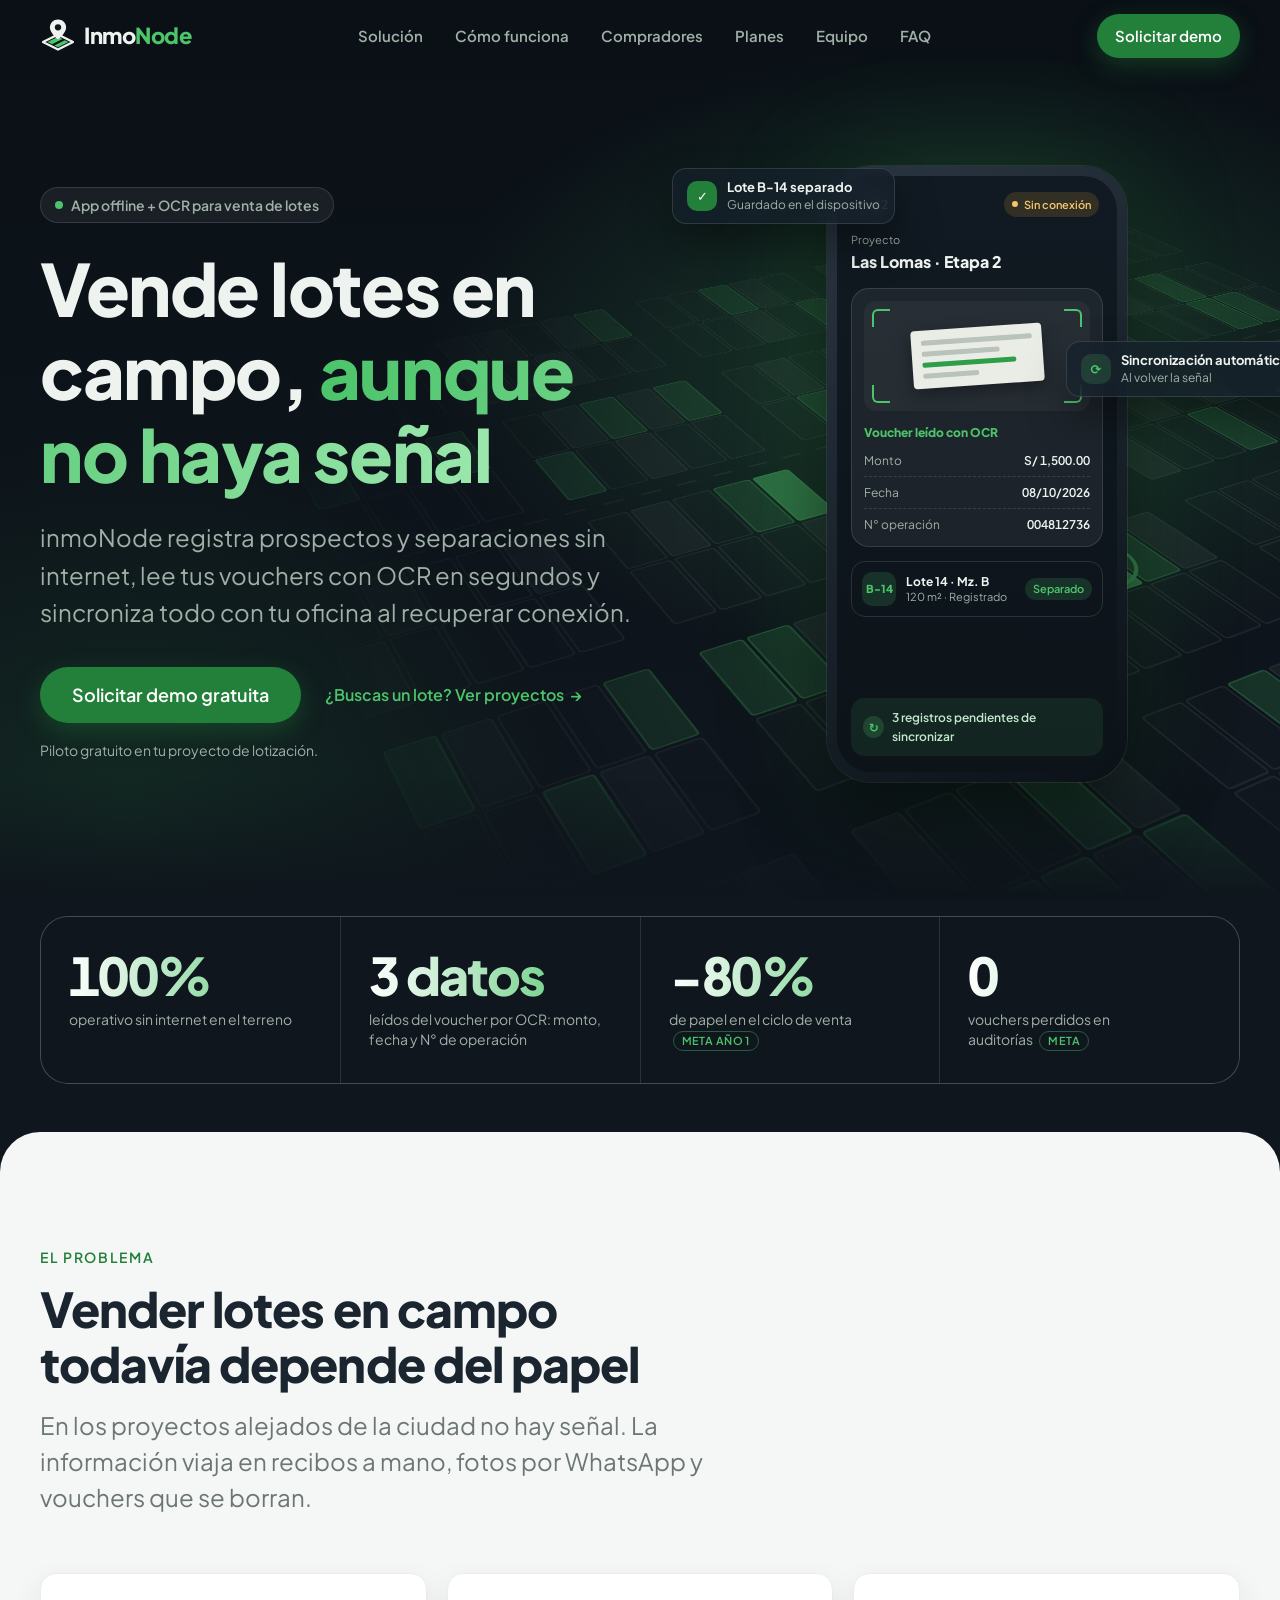
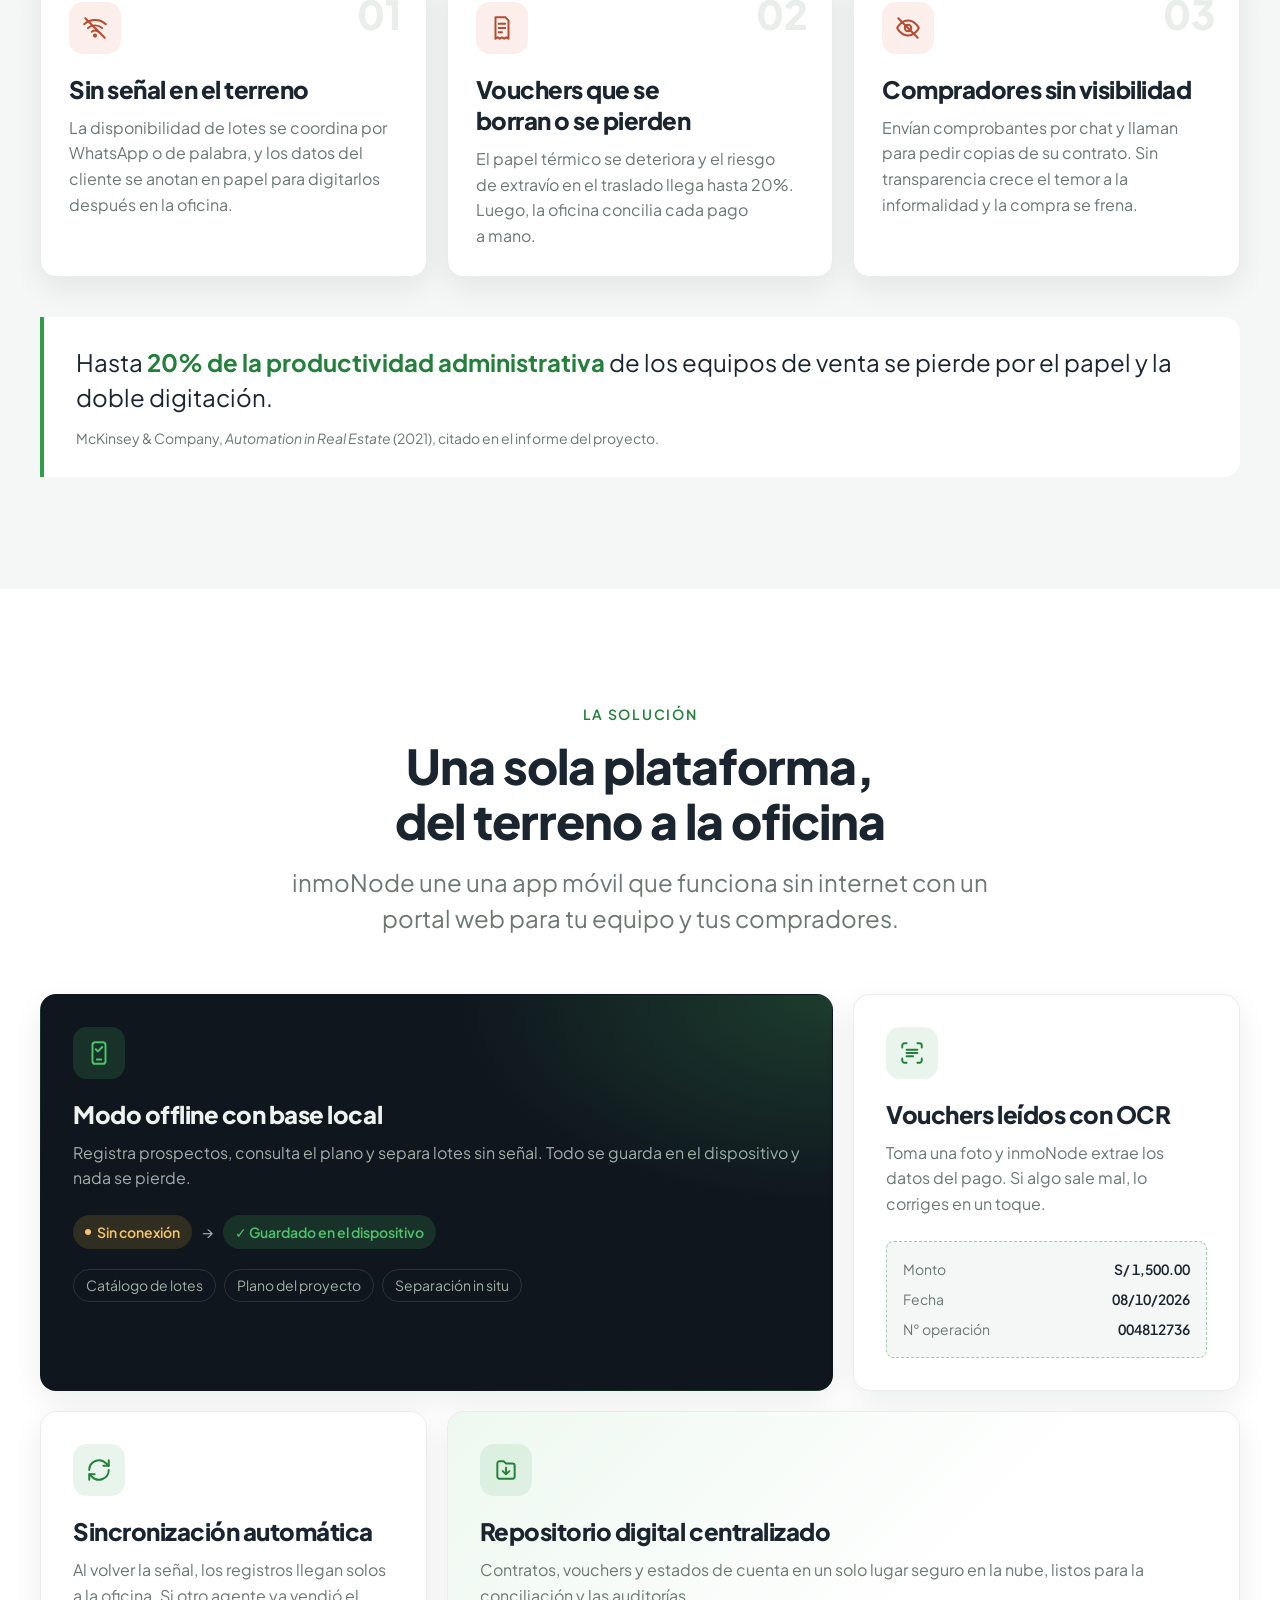
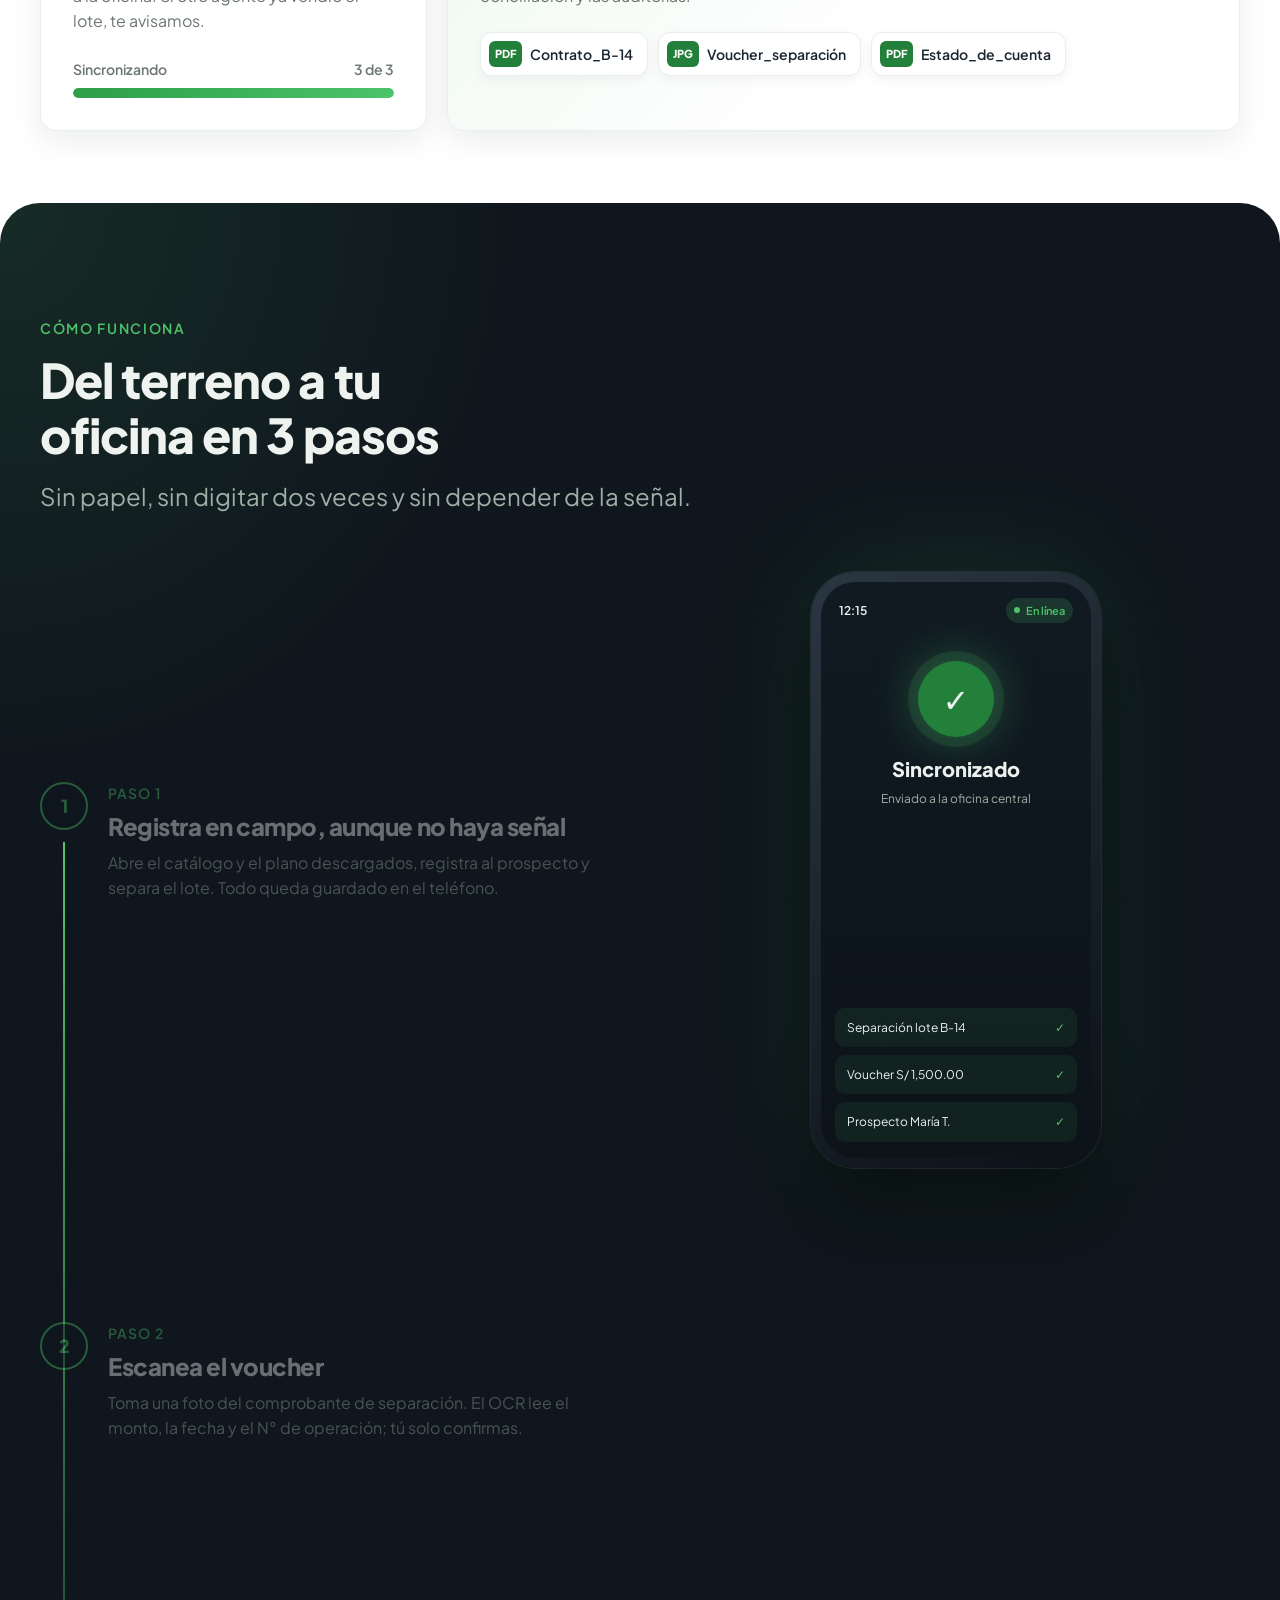
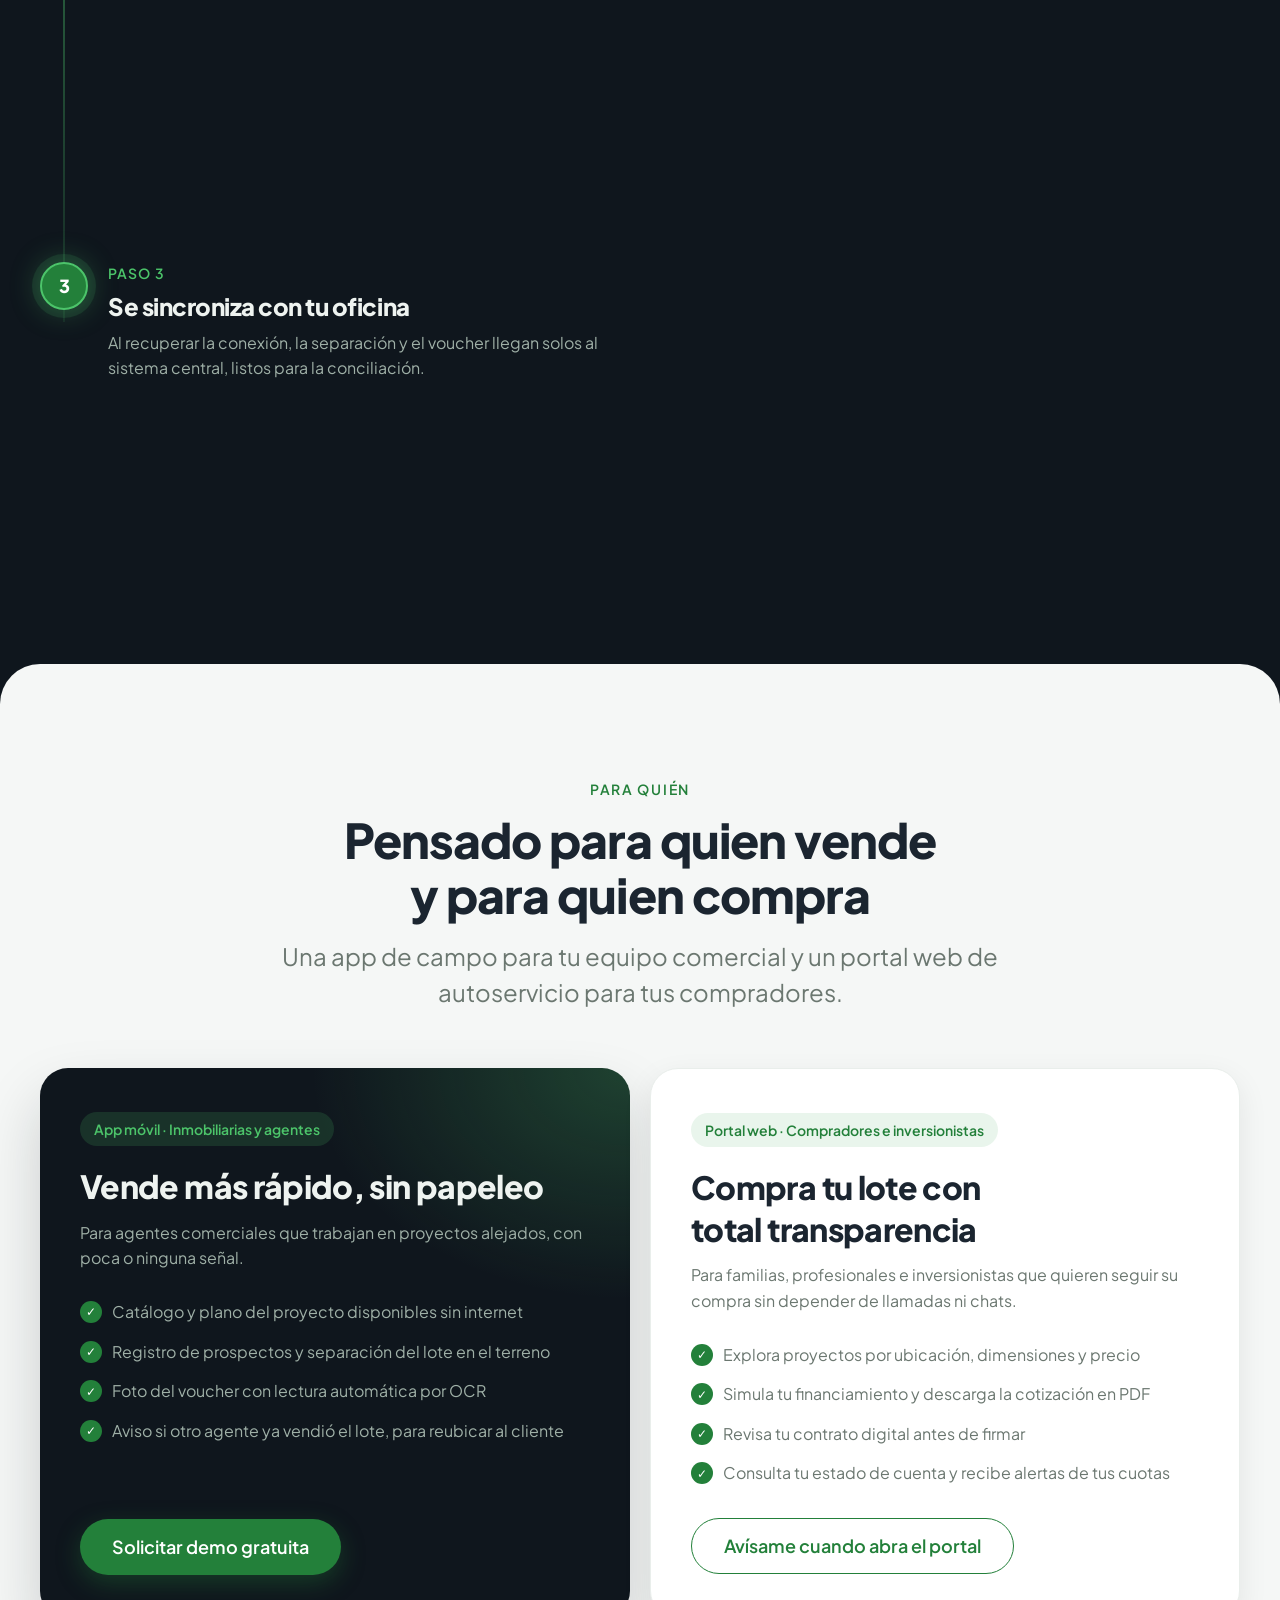
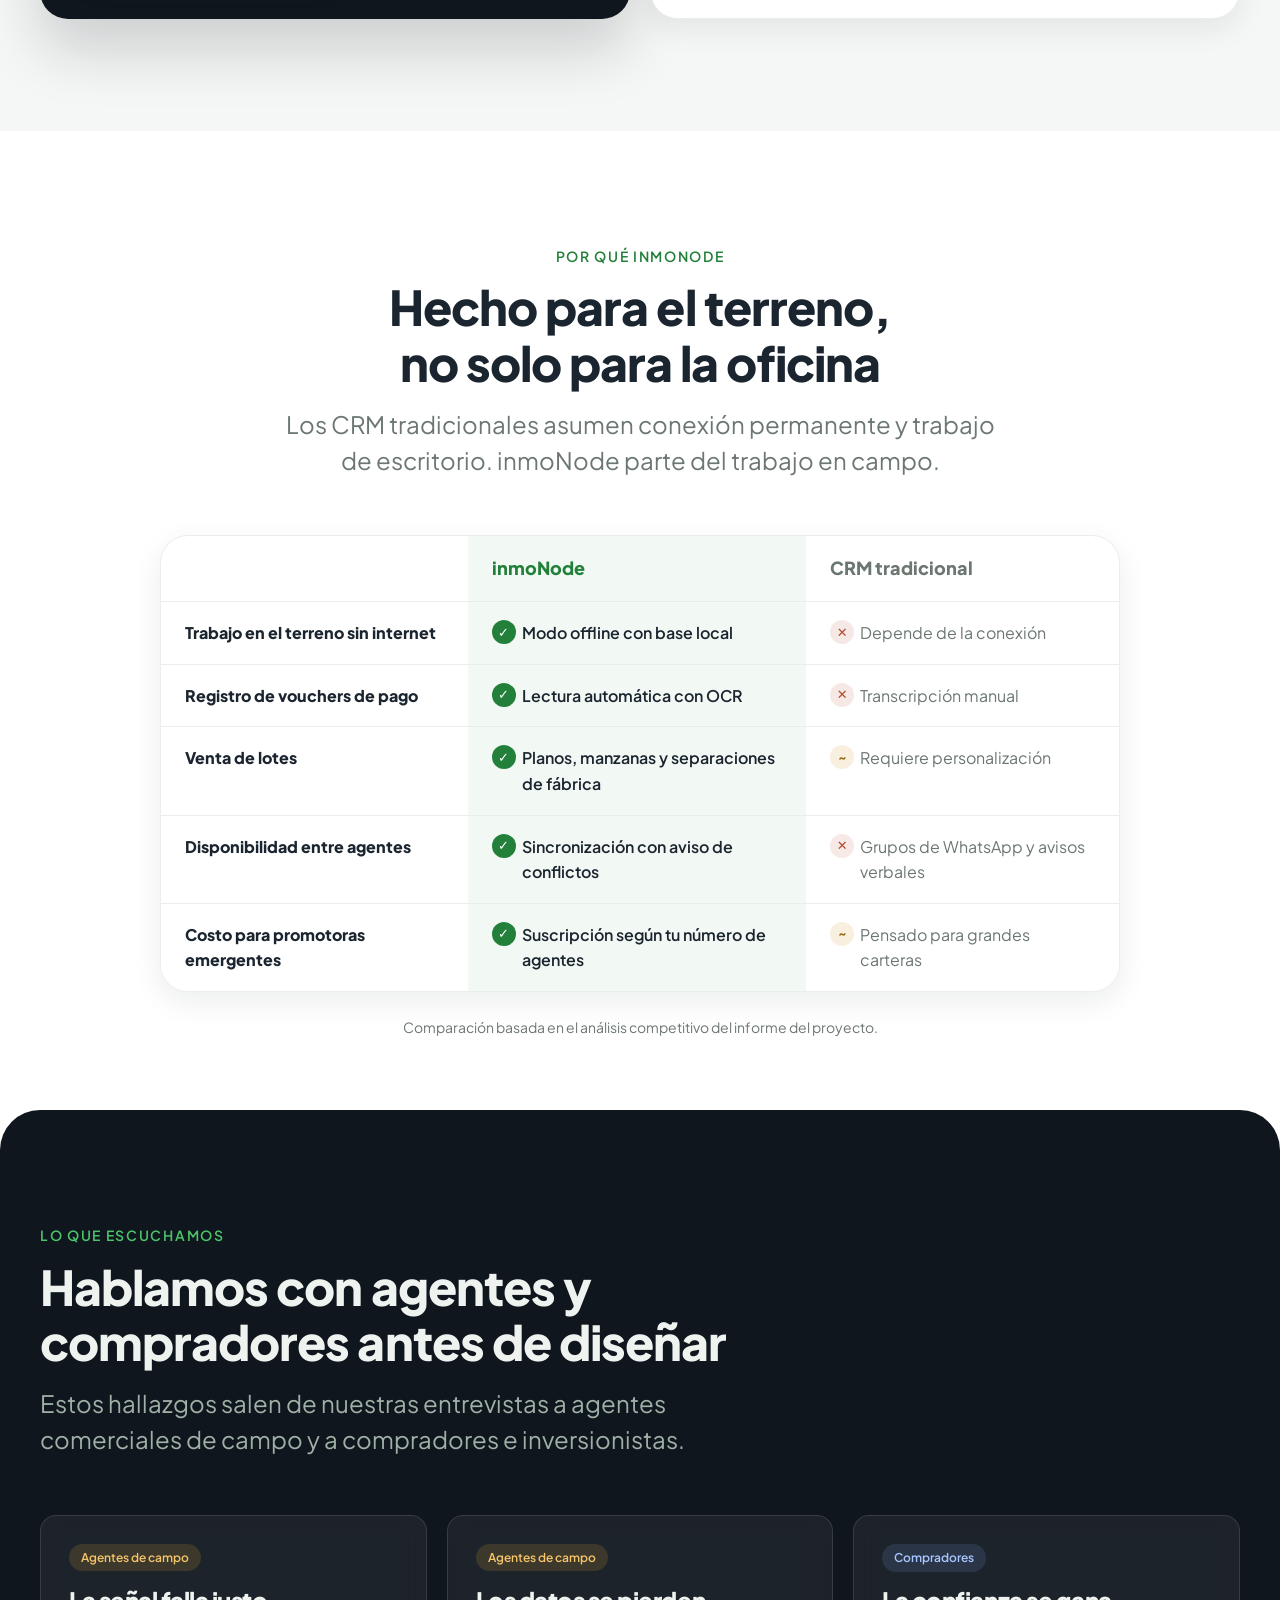
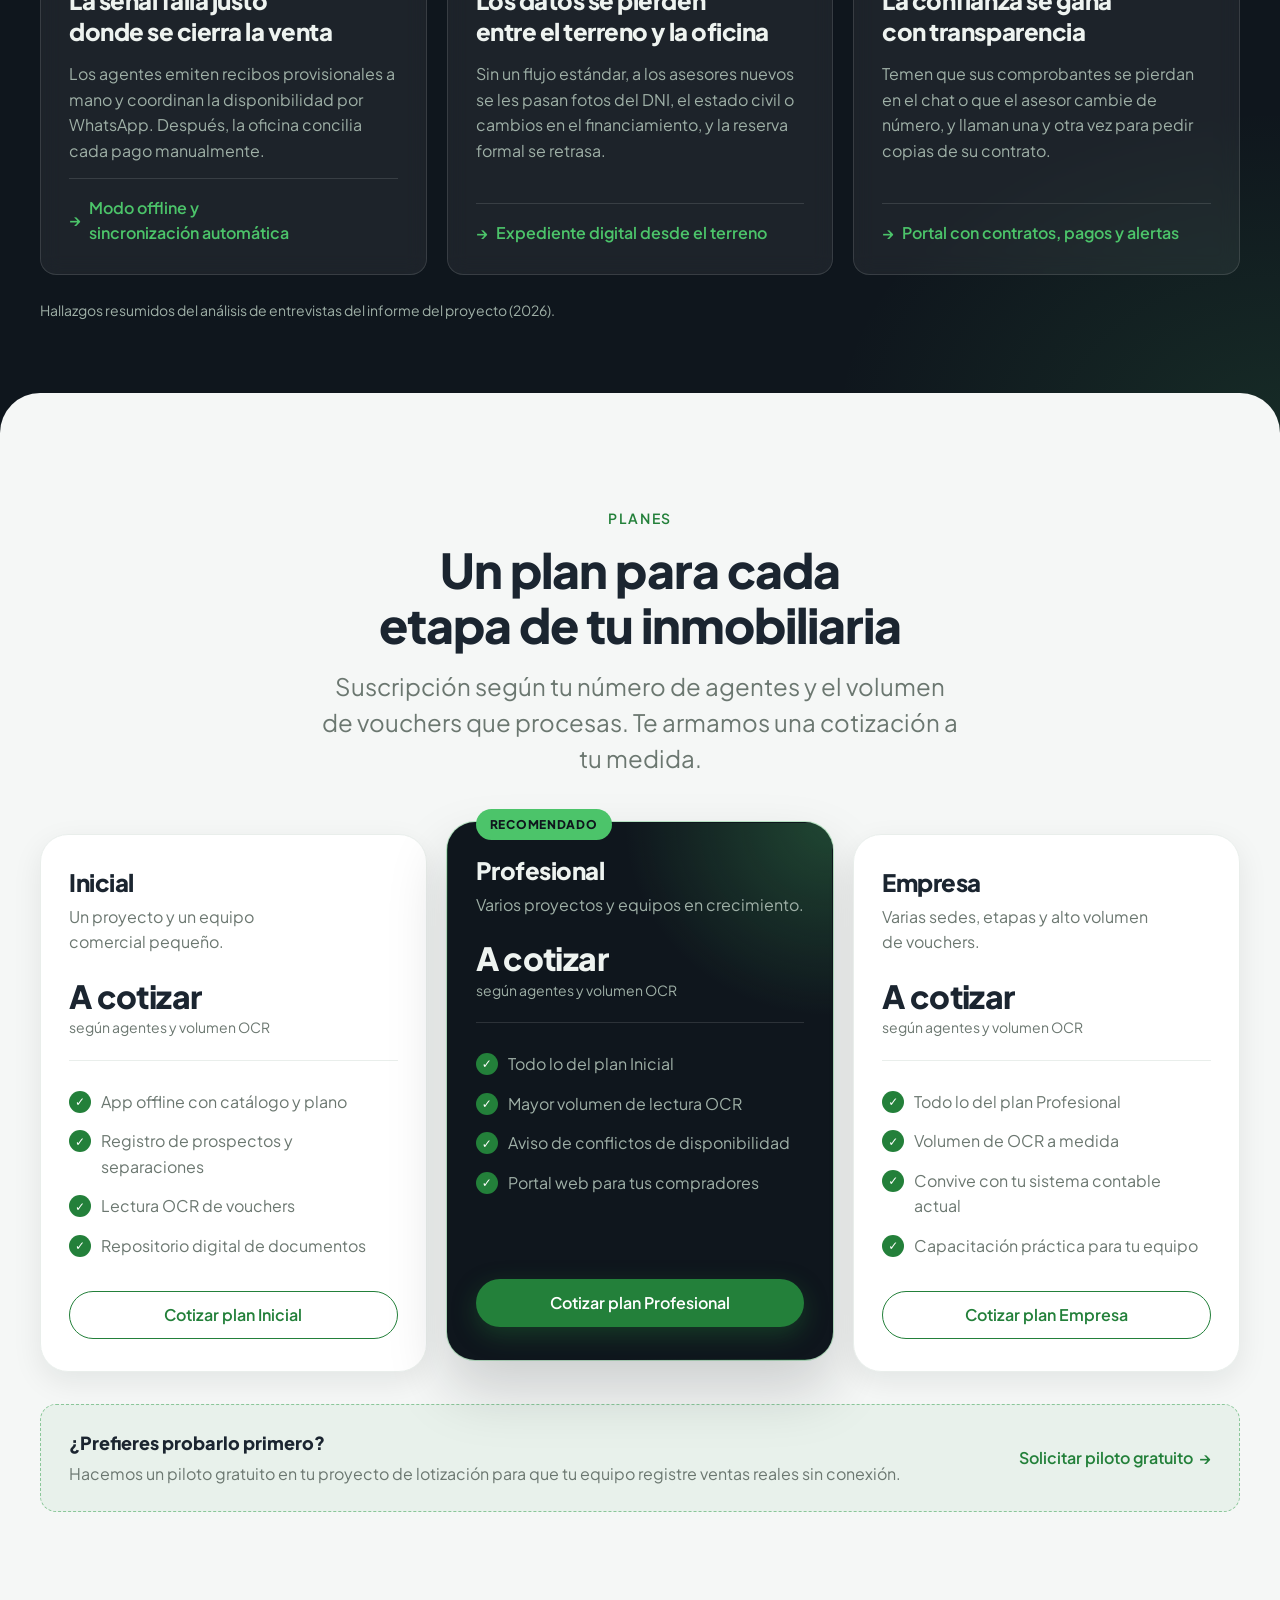
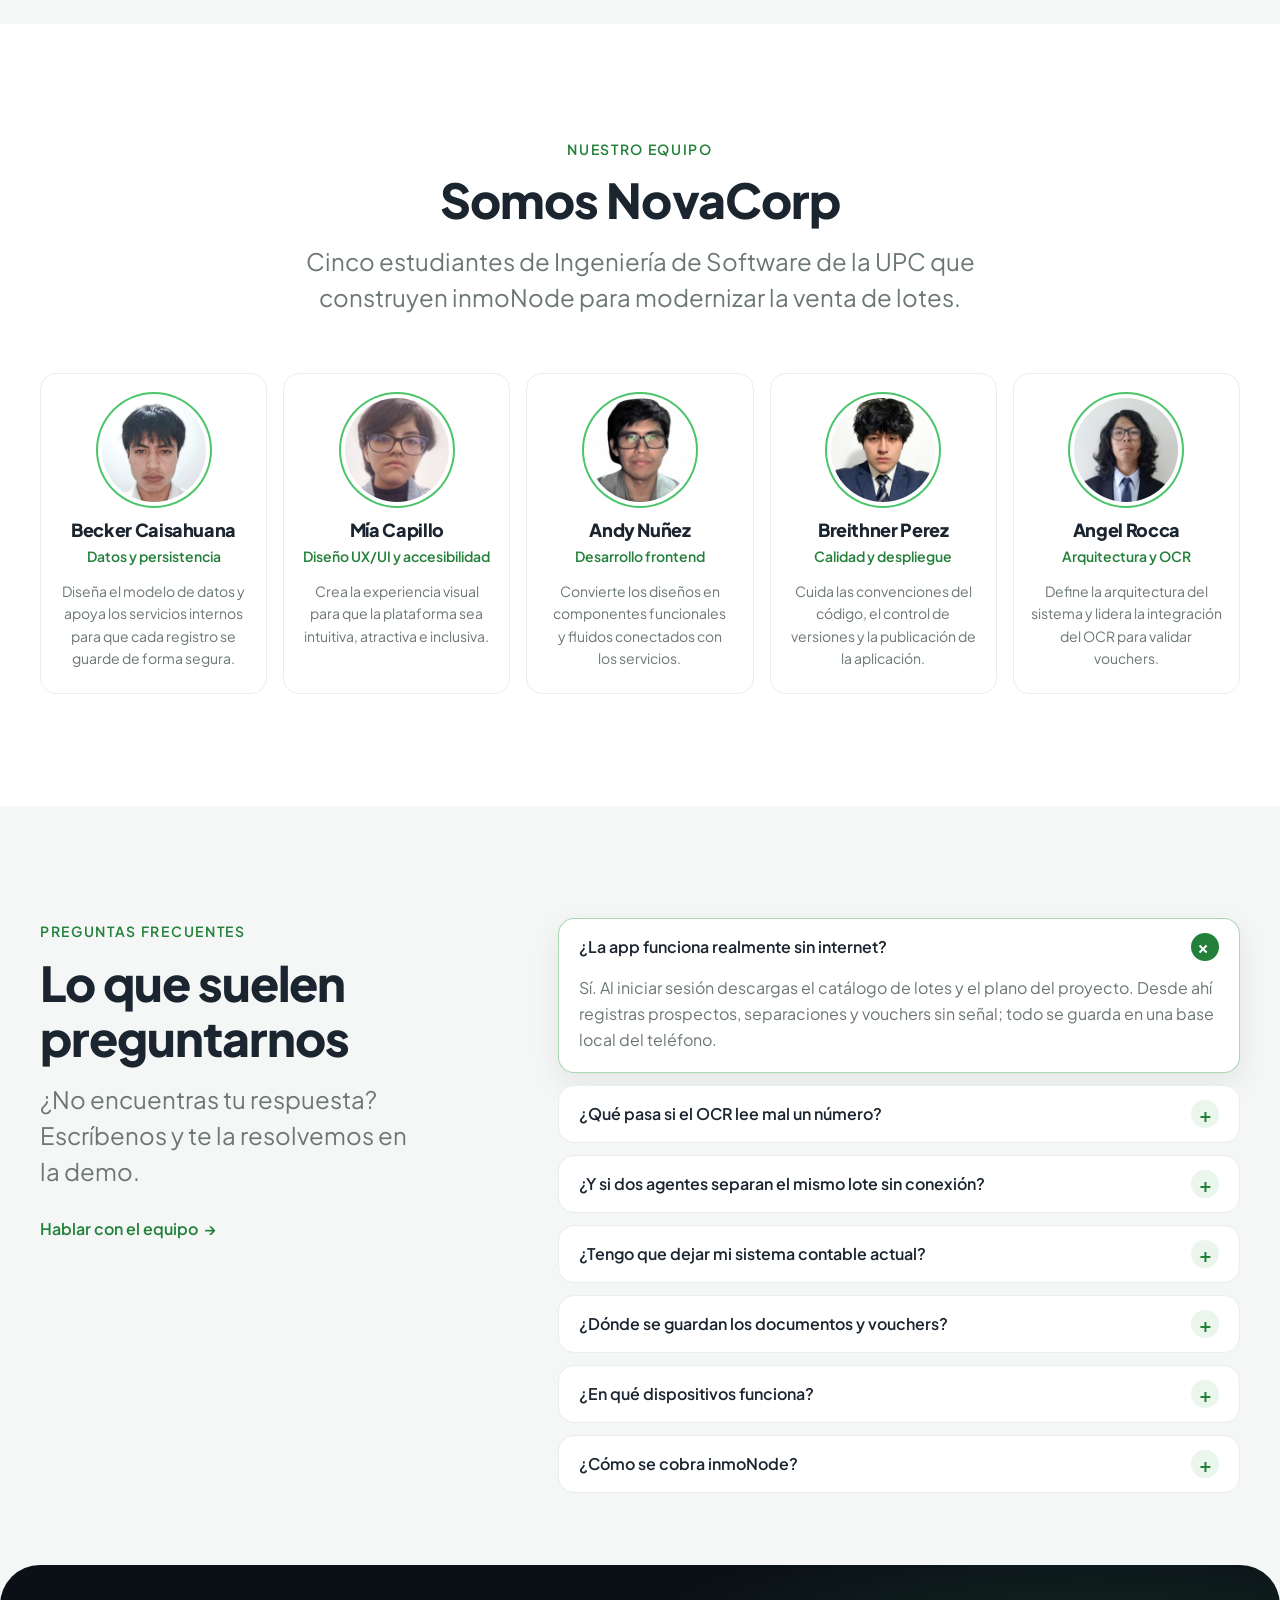
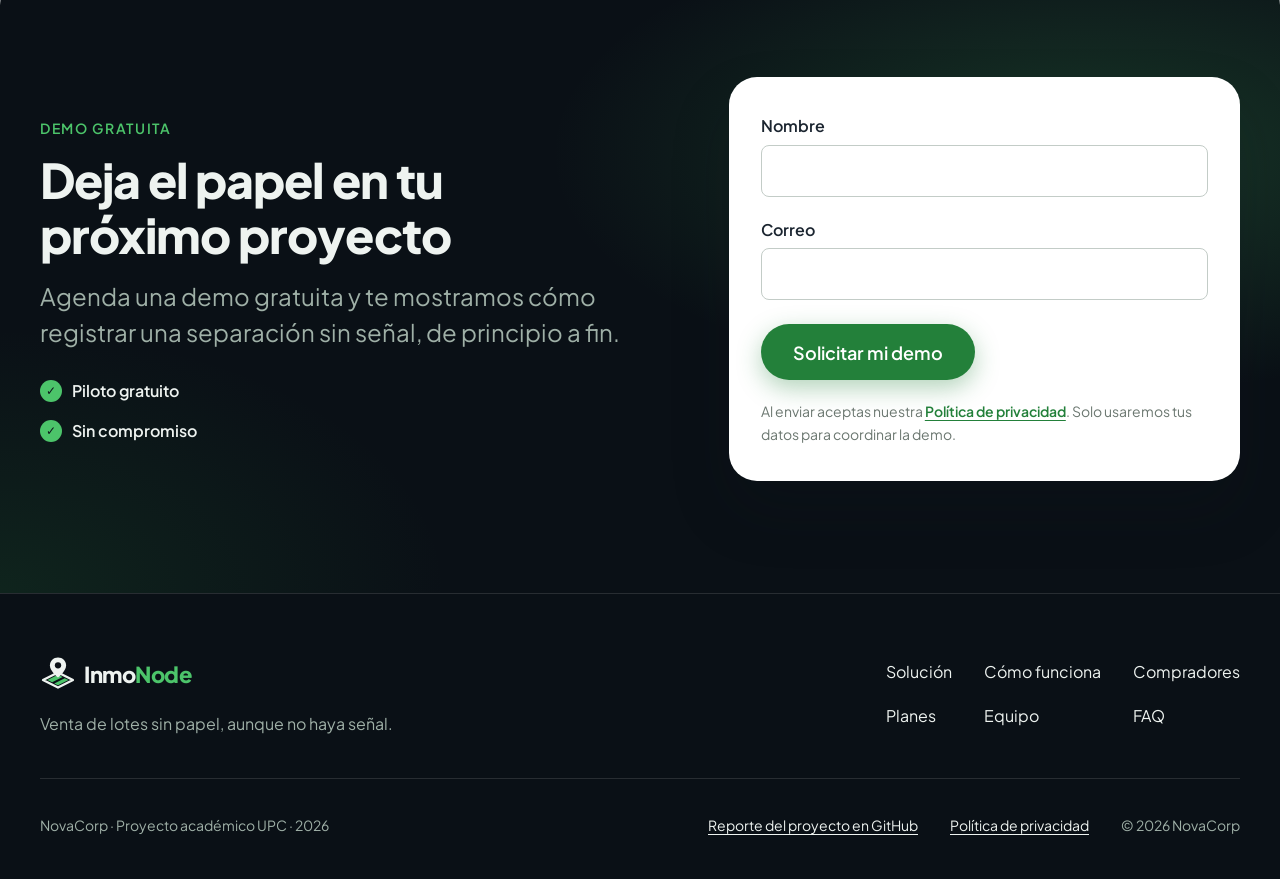
<file: index.html>
<!doctype html>
<html lang="es-PE">
<head>
  <meta charset="utf-8">
  <meta name="viewport" content="width=device-width, initial-scale=1">

  <title>inmoNode | Vende lotes en campo, aunque no haya señal</title>
  <meta name="description" content="inmoNode registra prospectos y separaciones de lotes sin internet, lee vouchers con OCR en segundos y sincroniza todo con tu oficina al recuperar conexión.">
  <meta name="keywords" content="inmoNode, venta de lotes, CRM inmobiliario, modo offline, OCR vouchers, separación de lotes, Perú">
  <meta name="author" content="NovaCorp">
  <meta name="theme-color" content="#0F161D">
  <link rel="icon" href="assets/favicon.svg" type="image/svg+xml">
  <link rel="canonical" href="https://1acc0238-2620-13981-novacorp-inmonode.github.io/InmoNode-Landing-Page/">

  <!-- Open Graph / redes sociales -->
  <meta property="og:type" content="website">
  <meta property="og:locale" content="es_PE">
  <meta property="og:site_name" content="inmoNode">
  <meta property="og:title" content="inmoNode | Vende lotes en campo, aunque no haya señal">
  <meta property="og:description" content="Registro offline de prospectos y separaciones, lectura de vouchers con OCR y sincronización automática con tu oficina.">
  <meta property="og:url" content="https://1acc0238-2620-13981-novacorp-inmonode.github.io/InmoNode-Landing-Page/">
  <meta property="og:image" content="https://1acc0238-2620-13981-novacorp-inmonode.github.io/InmoNode-Landing-Page/assets/og-image.png">
  <meta property="og:image:width" content="1200">
  <meta property="og:image:height" content="630">
  <meta property="og:image:alt" content="inmoNode: vende lotes en campo, aunque no haya señal">
  <meta name="twitter:card" content="summary_large_image">
  <meta name="twitter:image" content="https://1acc0238-2620-13981-novacorp-inmonode.github.io/InmoNode-Landing-Page/assets/og-image.png">
  <meta name="twitter:title" content="inmoNode | Vende lotes en campo, aunque no haya señal">
  <meta name="twitter:description" content="Registro offline de prospectos y separaciones, lectura de vouchers con OCR y sincronización automática con tu oficina.">

  <!-- Tipografía -->
  <link rel="preconnect" href="https://fonts.googleapis.com">
  <link rel="preconnect" href="https://fonts.gstatic.com" crossorigin>
  <link rel="stylesheet" href="https://fonts.googleapis.com/css2?family=Plus+Jakarta+Sans:wght@400;600;800&display=swap">

  <link rel="stylesheet" href="css/styles.css">
  <script>document.documentElement.classList.add("js");</script>
  <script src="js/main.js" defer></script>
</head>
<body>
  <a class="skip-link" href="#contenido">Saltar al contenido</a>

  <header class="site-header">
    <div class="container site-header__inner">
      <a class="logo" href="#inicio" aria-label="inmoNode, ir al inicio">
        <svg class="logo__mark" viewBox="0 0 48 48" aria-hidden="true">
          <path d="M4 32 24 22l20 10-20 10z" fill="none" stroke="currentColor" stroke-width="3" stroke-linejoin="round"/>
          <path d="M10 32 24 25l6.2 3.1-14 7z" fill="#4cc46a"/>
          <path d="M19 36.6 33 29.6l5 2.4-14 7z" fill="#4cc46a"/>
          <path d="M24 2c-6 0-10.8 4.7-10.8 10.5C13.2 20.2 24 28.6 24 28.6s10.8-8.4 10.8-16.1C34.8 6.7 30 2 24 2z" fill="currentColor"/>
          <circle cx="24" cy="12.4" r="4.2" fill="var(--logo-hole, #0f161d)"/>
        </svg>
        <span class="logo__text">Inmo<span class="logo__accent">Node</span></span>
      </a>

      <nav class="site-nav" id="site-nav" aria-label="Principal">
        <ul class="site-nav__list" role="list">
          <li><a href="#solucion">Solución</a></li>
          <li><a href="#como-funciona">Cómo funciona</a></li>
          <li><a href="#compradores">Compradores</a></li>
          <li><a href="#planes">Planes</a></li>
          <li><a href="#equipo">Equipo</a></li>
          <li><a href="#faq">FAQ</a></li>
        </ul>
        <a class="btn btn--primary btn--lg site-nav__cta" href="#demo">Solicitar demo gratuita</a>
      </nav>

      <a class="btn btn--primary site-header__cta" href="#demo">Solicitar demo</a>

      <button class="nav-toggle" type="button" aria-controls="site-nav" aria-expanded="false" aria-label="Abrir menú">
        <span class="nav-toggle__bar"></span>
        <span class="nav-toggle__bar"></span>
        <span class="nav-toggle__bar"></span>
      </button>
    </div>
    <div class="scroll-progress" aria-hidden="true"></div>
  </header>

  <main id="contenido">
    <!-- ===== Hero ===== -->
    <section class="hero" id="inicio" aria-labelledby="hero-title">
      <div class="hero__bg" aria-hidden="true"></div>
      <div class="hero__map" aria-hidden="true">
        <!-- Plano de lotes generado en js/main.js -->
        <svg class="lot-map" viewBox="0 0 1200 900" preserveAspectRatio="xMidYMid slice"></svg>
      </div>

      <div class="container hero__inner">
        <div class="hero__copy">
          <span class="hero__badge">
            <span class="hero__badge-dot"></span>
            App offline + OCR para venta de lotes
          </span>

          <h1 class="hero__title" id="hero-title">
            Vende lotes en campo, <span class="hero__title-accent">aunque no haya señal</span>
          </h1>

          <p class="hero__lead">
            inmoNode registra prospectos y separaciones sin internet, lee tus vouchers con OCR en segundos y sincroniza todo con tu oficina al recuperar conexión.
          </p>

          <div class="hero__actions">
            <a class="btn btn--primary btn--lg" href="#demo">Solicitar demo gratuita</a>
            <a class="link-arrow" href="#compradores">¿Buscas un lote? Ver proyectos</a>
          </div>

          <p class="hero__note">Piloto gratuito en tu proyecto de lotización.</p>
        </div>

        <!-- Mockup de la app -->
        <div class="hero__visual" aria-hidden="true">
          <div class="phone">
            <div class="phone__screen">
              <div class="app-bar">
                <span class="app-bar__time">10:42</span>
                <span class="chip chip--offline"><span class="chip__dot"></span>Sin conexión</span>
              </div>

              <div class="app-head">
                <p class="app-head__label">Proyecto</p>
                <p class="app-head__title">Las Lomas · Etapa 2</p>
              </div>

              <div class="voucher">
                <div class="voucher__scan">
                  <span class="voucher__corner voucher__corner--tl"></span>
                  <span class="voucher__corner voucher__corner--tr"></span>
                  <span class="voucher__corner voucher__corner--bl"></span>
                  <span class="voucher__corner voucher__corner--br"></span>
                  <div class="voucher__paper">
                    <span></span><span></span><span></span><span></span>
                  </div>
                </div>
                <p class="voucher__title">Voucher leído con OCR</p>
                <dl class="voucher__fields">
                  <div><dt>Monto</dt><dd>S/ 1,500.00</dd></div>
                  <div><dt>Fecha</dt><dd>08/10/2026</dd></div>
                  <div><dt>N° operación</dt><dd>004812736</dd></div>
                </dl>
              </div>

              <div class="app-lot">
                <span class="app-lot__id">B-14</span>
                <div>
                  <strong>Lote 14 · Mz. B</strong>
                  <span>120 m² · Registrado</span>
                </div>
                <span class="chip chip--ok">Separado</span>
              </div>

              <div class="app-sync">
                <span class="app-sync__icon">↻</span>
                3 registros pendientes de sincronizar
              </div>
            </div>
          </div>

          <div class="float-card float-card--top">
            <span class="float-card__icon">✓</span>
            <div>
              <strong>Lote B-14 separado</strong>
              <span>Guardado en el dispositivo</span>
            </div>
          </div>

          <div class="float-card float-card--bottom">
            <span class="float-card__icon float-card__icon--alt">⟳</span>
            <div>
              <strong>Sincronización automática</strong>
              <span>Al volver la señal</span>
            </div>
          </div>
        </div>
      </div>
    </section>

    <!-- ===== Franja de datos ===== -->
    <section class="stats section--dark" aria-label="inmoNode en cifras">
      <div class="container">
        <ul class="stats__grid" role="list">
          <li class="stat reveal">
            <p class="stat__value"><span data-count="100">100</span>%</p>
            <p class="stat__label">operativo sin internet en el terreno</p>
          </li>
          <li class="stat reveal">
            <p class="stat__value"><span data-count="3">3</span> datos</p>
            <p class="stat__label">leídos del voucher por OCR: monto, fecha y N° de operación</p>
          </li>
          <li class="stat reveal">
            <p class="stat__value">−<span data-count="80">80</span>%</p>
            <p class="stat__label">de papel en el ciclo de venta <span class="stat__tag">Meta año 1</span></p>
          </li>
          <li class="stat reveal">
            <p class="stat__value"><span data-count="0">0</span></p>
            <p class="stat__label">vouchers perdidos en auditorías <span class="stat__tag">Meta</span></p>
          </li>
        </ul>
      </div>
    </section>

    <!-- ===== Problema ===== -->
    <section class="section section--alt section--sheet problem" id="problema" aria-labelledby="problem-title">
      <div class="container">
        <div class="section-head reveal">
          <span class="eyebrow">El problema</span>
          <h2 id="problem-title">Vender lotes en campo todavía depende del papel</h2>
          <p class="lead">En los proyectos alejados de la ciudad no hay señal. La información viaja en recibos a mano, fotos por WhatsApp y vouchers que se borran.</p>
        </div>

        <ul class="problem__grid" role="list">
          <li class="card problem-card reveal">
            <span class="problem-card__num">01</span>
            <span class="icon-tile" aria-hidden="true">
              <svg viewBox="0 0 24 24"><path d="M2 8.5a15 15 0 0 1 20 0M5.5 12a10 10 0 0 1 13 0M9 15.5a5 5 0 0 1 6 0"/><circle cx="12" cy="19" r="1"/><path d="M3 3l18 18"/></svg>
            </span>
            <h3>Sin señal en el terreno</h3>
            <p>La disponibilidad de lotes se coordina por WhatsApp o de palabra, y los datos del cliente se anotan en papel para digitarlos después en la oficina.</p>
          </li>
          <li class="card problem-card reveal">
            <span class="problem-card__num">02</span>
            <span class="icon-tile" aria-hidden="true">
              <svg viewBox="0 0 24 24"><path d="M6 2h9l3 3v17l-2-1.5-2 1.5-2-1.5-2 1.5-2-1.5L6 22z"/><path d="M9 8h6M9 12h6M9 16h3"/></svg>
            </span>
            <h3>Vouchers que se borran o se pierden</h3>
            <p>El papel térmico se deteriora y el riesgo de extravío en el traslado llega hasta 20%. Luego, la oficina concilia cada pago a mano.</p>
          </li>
          <li class="card problem-card reveal">
            <span class="problem-card__num">03</span>
            <span class="icon-tile" aria-hidden="true">
              <svg viewBox="0 0 24 24"><path d="M2 12s3.5-7 10-7 10 7 10 7-3.5 7-10 7S2 12 2 12z"/><circle cx="12" cy="12" r="3"/><path d="M3 3l18 18"/></svg>
            </span>
            <h3>Compradores sin visibilidad</h3>
            <p>Envían comprobantes por chat y llaman para pedir copias de su contrato. Sin transparencia crece el temor a la informalidad y la compra se frena.</p>
          </li>
        </ul>

        <figure class="problem__quote reveal">
          <blockquote>
            <p>Hasta <strong>20% de la productividad administrativa</strong> de los equipos de venta se pierde por el papel y la doble digitación.</p>
          </blockquote>
          <figcaption>McKinsey &amp; Company, <cite>Automation in Real Estate</cite> (2021), citado en el informe del proyecto.</figcaption>
        </figure>
      </div>
    </section>

    <!-- ===== Solución / funcionalidades ===== -->
    <section class="section features" id="solucion" aria-labelledby="features-title">
      <div class="container">
        <div class="section-head section-head--center reveal">
          <span class="eyebrow">La solución</span>
          <h2 id="features-title">Una sola plataforma, del terreno a la oficina</h2>
          <p class="lead">inmoNode une una app móvil que funciona sin internet con un portal web para tu equipo y tus compradores.</p>
        </div>

        <ul class="features__grid" role="list">
          <li class="card feature feature--dark feature--wide reveal">
            <span class="icon-tile" aria-hidden="true">
              <svg viewBox="0 0 24 24"><rect x="6" y="2" width="12" height="20" rx="2.5"/><path d="M10 18h4"/><path d="M9 8.5l2 2 4-4"/></svg>
            </span>
            <h3>Modo offline con base local</h3>
            <p>Registra prospectos, consulta el plano y separa lotes sin señal. Todo se guarda en el dispositivo y nada se pierde.</p>
            <div class="feature__demo offline-demo" aria-hidden="true">
              <span class="chip chip--offline"><span class="chip__dot"></span>Sin conexión</span>
              <span class="offline-demo__arrow">→</span>
              <span class="chip chip--ok">✓ Guardado en el dispositivo</span>
            </div>
            <ul class="feature__tags" role="list">
              <li>Catálogo de lotes</li>
              <li>Plano del proyecto</li>
              <li>Separación in situ</li>
            </ul>
          </li>

          <li class="card feature reveal">
            <span class="icon-tile" aria-hidden="true">
              <svg viewBox="0 0 24 24"><path d="M3 7V5a2 2 0 0 1 2-2h2M17 3h2a2 2 0 0 1 2 2v2M21 17v2a2 2 0 0 1-2 2h-2M7 21H5a2 2 0 0 1-2-2v-2"/><path d="M7 9h10M7 12h10M7 15h6"/></svg>
            </span>
            <h3>Vouchers leídos con OCR</h3>
            <p>Toma una foto y inmoNode extrae los datos del pago. Si algo sale mal, lo corriges en un toque.</p>
            <dl class="feature__demo ocr-demo" aria-hidden="true">
              <div><dt>Monto</dt><dd>S/ 1,500.00</dd></div>
              <div><dt>Fecha</dt><dd>08/10/2026</dd></div>
              <div><dt>N° operación</dt><dd>004812736</dd></div>
            </dl>
          </li>

          <li class="card feature reveal">
            <span class="icon-tile" aria-hidden="true">
              <svg viewBox="0 0 24 24"><path d="M21 12a9 9 0 0 1-15.5 6.2L3 16M3 12a9 9 0 0 1 15.5-6.2L21 8"/><path d="M21 3v5h-5M3 21v-5h5"/></svg>
            </span>
            <h3>Sincronización automática</h3>
            <p>Al volver la señal, los registros llegan solos a la oficina. Si otro agente ya vendió el lote, te avisamos.</p>
            <div class="feature__demo sync-demo" aria-hidden="true">
              <div class="sync-demo__labels"><span>Sincronizando</span><span>3 de 3</span></div>
              <div class="sync-demo__bar"><span></span></div>
            </div>
          </li>

          <li class="card feature feature--wide feature--tint reveal">
            <span class="icon-tile" aria-hidden="true">
              <svg viewBox="0 0 24 24"><path d="M4 6a2 2 0 0 1 2-2h4l2 2h6a2 2 0 0 1 2 2v10a2 2 0 0 1-2 2H6a2 2 0 0 1-2-2z"/><path d="M12 10v6M9 13l3 3 3-3"/></svg>
            </span>
            <h3>Repositorio digital centralizado</h3>
            <p>Contratos, vouchers y estados de cuenta en un solo lugar seguro en la nube, listos para la conciliación y las auditorías.</p>
            <ul class="feature__demo docs-demo" role="list" aria-hidden="true">
              <li><span class="docs-demo__ext">PDF</span>Contrato_B-14</li>
              <li><span class="docs-demo__ext">JPG</span>Voucher_separación</li>
              <li><span class="docs-demo__ext">PDF</span>Estado_de_cuenta</li>
            </ul>
          </li>
        </ul>
      </div>
    </section>

    <!-- ===== Cómo funciona ===== -->
    <section class="section section--dark section--sheet how" id="como-funciona" aria-labelledby="how-title">
      <div class="container">
        <div class="section-head reveal">
          <span class="eyebrow">Cómo funciona</span>
          <h2 id="how-title">Del terreno a tu oficina en 3 pasos</h2>
          <p class="lead">Sin papel, sin digitar dos veces y sin depender de la señal.</p>
        </div>

        <div class="how__layout">
          <ol class="steps" role="list">
            <li class="step reveal" data-step="1">
              <span class="step__num" aria-hidden="true">1</span>
              <div class="step__body">
                <span class="step__label">Paso 1</span>
                <h3>Registra en campo, aunque no haya señal</h3>
                <p>Abre el catálogo y el plano descargados, registra al prospecto y separa el lote. Todo queda guardado en el teléfono.</p>
              </div>
            </li>
            <li class="step reveal" data-step="2">
              <span class="step__num" aria-hidden="true">2</span>
              <div class="step__body">
                <span class="step__label">Paso 2</span>
                <h3>Escanea el voucher</h3>
                <p>Toma una foto del comprobante de separación. El OCR lee el monto, la fecha y el N° de operación; tú solo confirmas.</p>
              </div>
            </li>
            <li class="step reveal" data-step="3">
              <span class="step__num" aria-hidden="true">3</span>
              <div class="step__body">
                <span class="step__label">Paso 3</span>
                <h3>Se sincroniza con tu oficina</h3>
                <p>Al recuperar la conexión, la separación y el voucher llegan solos al sistema central, listos para la conciliación.</p>
              </div>
            </li>
          </ol>

          <!-- Teléfono fijo: la pantalla cambia según el paso activo -->
          <div class="how__visual" aria-hidden="true">
            <div class="phone phone--how">
              <div class="phone__screen how-screens">

                <div class="how-screen is-active" data-screen="1">
                  <div class="app-bar">
                    <span class="app-bar__time">10:42</span>
                    <span class="chip chip--offline"><span class="chip__dot"></span>Sin conexión</span>
                  </div>
                  <p class="app-head__title">Nueva separación</p>
                  <div class="form-mock">
                    <div class="form-mock__field"><span>Cliente</span><strong>María T.</strong></div>
                    <div class="form-mock__field"><span>Proyecto</span><strong>Las Lomas · Etapa 2</strong></div>
                    <div class="form-mock__field"><span>Lote</span><strong>B-14 · 120 m²</strong></div>
                    <div class="form-mock__field"><span>Separación</span><strong>S/ 1,500.00</strong></div>
                  </div>
                  <span class="form-mock__btn">Guardar sin conexión</span>
                  <p class="how-screen__foot">✓ Guardado en el dispositivo</p>
                </div>

                <div class="how-screen" data-screen="2">
                  <div class="app-bar">
                    <span class="app-bar__time">10:44</span>
                    <span class="chip chip--offline"><span class="chip__dot"></span>Sin conexión</span>
                  </div>
                  <p class="app-head__title">Escanear voucher</p>
                  <div class="viewfinder">
                    <span class="voucher__corner voucher__corner--tl"></span>
                    <span class="voucher__corner voucher__corner--tr"></span>
                    <span class="voucher__corner voucher__corner--bl"></span>
                    <span class="voucher__corner voucher__corner--br"></span>
                    <div class="voucher__paper">
                      <span></span><span></span><span></span><span></span>
                    </div>
                    <span class="viewfinder__line"></span>
                  </div>
                  <dl class="voucher__fields how-fields">
                    <div><dt>Monto</dt><dd>S/ 1,500.00</dd></div>
                    <div><dt>Fecha</dt><dd>08/10/2026</dd></div>
                    <div><dt>N° operación</dt><dd>004812736</dd></div>
                  </dl>
                  <span class="form-mock__btn">Confirmar datos</span>
                </div>

                <div class="how-screen" data-screen="3">
                  <div class="app-bar">
                    <span class="app-bar__time">12:15</span>
                    <span class="chip chip--ok"><span class="chip__dot"></span>En línea</span>
                  </div>
                  <div class="synced">
                    <span class="synced__check">✓</span>
                    <p class="synced__title">Sincronizado</p>
                    <p class="synced__sub">Enviado a la oficina central</p>
                  </div>
                  <ul class="synced__list" role="list">
                    <li><span>Separación lote B-14</span><b>✓</b></li>
                    <li><span>Voucher S/ 1,500.00</span><b>✓</b></li>
                    <li><span>Prospecto María T.</span><b>✓</b></li>
                  </ul>
                </div>

              </div>
            </div>
          </div>
        </div>
      </div>
    </section>

    <!-- ===== Para quién ===== -->
    <section class="section section--alt section--sheet segments" id="para-quien" aria-labelledby="segments-title">
      <div class="container">
        <div class="section-head section-head--center reveal">
          <span class="eyebrow">Para quién</span>
          <h2 id="segments-title">Pensado para quien vende y para quien compra</h2>
          <p class="lead">Una app de campo para tu equipo comercial y un portal web de autoservicio para tus compradores.</p>
        </div>

        <div class="segments__grid">
          <article class="segment segment--agents reveal" aria-labelledby="agents-title">
            <span class="segment__tag">App móvil · Inmobiliarias y agentes</span>
            <h3 id="agents-title">Vende más rápido, sin papeleo</h3>
            <p class="segment__intro">Para agentes comerciales que trabajan en proyectos alejados, con poca o ninguna señal.</p>
            <ul class="check-list" role="list">
              <li>Catálogo y plano del proyecto disponibles sin internet</li>
              <li>Registro de prospectos y separación del lote en el terreno</li>
              <li>Foto del voucher con lectura automática por OCR</li>
              <li>Aviso si otro agente ya vendió el lote, para reubicar al cliente</li>
            </ul>
            <a class="btn btn--primary btn--lg segment__cta" href="#demo">Solicitar demo gratuita</a>
          </article>

          <article class="segment segment--buyers reveal" id="compradores" aria-labelledby="buyers-title">
            <span class="segment__tag">Portal web · Compradores e inversionistas</span>
            <h3 id="buyers-title">Compra tu lote con total transparencia</h3>
            <p class="segment__intro">Para familias, profesionales e inversionistas que quieren seguir su compra sin depender de llamadas ni chats.</p>
            <ul class="check-list" role="list">
              <li>Explora proyectos por ubicación, dimensiones y precio</li>
              <li>Simula tu financiamiento y descarga la cotización en PDF</li>
              <li>Revisa tu contrato digital antes de firmar</li>
              <li>Consulta tu estado de cuenta y recibe alertas de tus cuotas</li>
            </ul>
            <a class="btn btn--ghost btn--lg segment__cta" href="#demo">Avísame cuando abra el portal</a>
          </article>
        </div>
      </div>
    </section>

    <!-- ===== Comparativa ===== -->
    <section class="section compare" id="comparativa" aria-labelledby="compare-title">
      <div class="container">
        <div class="section-head section-head--center reveal">
          <span class="eyebrow">Por qué inmoNode</span>
          <h2 id="compare-title">Hecho para el terreno, no solo para la oficina</h2>
          <p class="lead">Los CRM tradicionales asumen conexión permanente y trabajo de escritorio. inmoNode parte del trabajo en campo.</p>
        </div>

        <div class="compare__wrap reveal">
          <table class="compare__table">
            <caption class="visually-hidden">Comparación entre inmoNode y un CRM inmobiliario tradicional</caption>
            <thead>
              <tr>
                <th scope="col"><span class="visually-hidden">Característica</span></th>
                <th scope="col" class="compare__brand">inmoNode</th>
                <th scope="col">CRM tradicional</th>
              </tr>
            </thead>
            <tbody>
              <tr>
                <th scope="row">Trabajo en el terreno sin internet</th>
                <td data-label="inmoNode"><span class="mark mark--yes" aria-hidden="true">✓</span>Modo offline con base local</td>
                <td data-label="CRM tradicional"><span class="mark mark--no" aria-hidden="true">✕</span>Depende de la conexión</td>
              </tr>
              <tr>
                <th scope="row">Registro de vouchers de pago</th>
                <td data-label="inmoNode"><span class="mark mark--yes" aria-hidden="true">✓</span>Lectura automática con OCR</td>
                <td data-label="CRM tradicional"><span class="mark mark--no" aria-hidden="true">✕</span>Transcripción manual</td>
              </tr>
              <tr>
                <th scope="row">Venta de lotes</th>
                <td data-label="inmoNode"><span class="mark mark--yes" aria-hidden="true">✓</span>Planos, manzanas y separaciones de fábrica</td>
                <td data-label="CRM tradicional"><span class="mark mark--partial" aria-hidden="true">~</span>Requiere personalización</td>
              </tr>
              <tr>
                <th scope="row">Disponibilidad entre agentes</th>
                <td data-label="inmoNode"><span class="mark mark--yes" aria-hidden="true">✓</span>Sincronización con aviso de conflictos</td>
                <td data-label="CRM tradicional"><span class="mark mark--no" aria-hidden="true">✕</span>Grupos de WhatsApp y avisos verbales</td>
              </tr>
              <tr>
                <th scope="row">Costo para promotoras emergentes</th>
                <td data-label="inmoNode"><span class="mark mark--yes" aria-hidden="true">✓</span>Suscripción según tu número de agentes</td>
                <td data-label="CRM tradicional"><span class="mark mark--partial" aria-hidden="true">~</span>Pensado para grandes carteras</td>
              </tr>
            </tbody>
          </table>
        </div>

        <p class="compare__note">Comparación basada en el análisis competitivo del informe del proyecto.</p>
      </div>
    </section>

    <!-- ===== Lo que escuchamos (hallazgos de entrevistas) ===== -->
    <section class="section section--dark section--sheet insights" id="investigacion" aria-labelledby="insights-title">
      <div class="container">
        <div class="section-head reveal">
          <span class="eyebrow">Lo que escuchamos</span>
          <h2 id="insights-title">Hablamos con agentes y compradores antes de diseñar</h2>
          <p class="lead">Estos hallazgos salen de nuestras entrevistas a agentes comerciales de campo y a compradores e inversionistas.</p>
        </div>

        <ul class="insights__grid" role="list">
          <li class="insight reveal">
            <span class="insight__tag">Agentes de campo</span>
            <h3>La señal falla justo donde se cierra la venta</h3>
            <p>Los agentes emiten recibos provisionales a mano y coordinan la disponibilidad por WhatsApp. Después, la oficina concilia cada pago manualmente.</p>
            <p class="insight__answer">Modo offline y sincronización automática</p>
          </li>
          <li class="insight reveal">
            <span class="insight__tag">Agentes de campo</span>
            <h3>Los datos se pierden entre el terreno y la oficina</h3>
            <p>Sin un flujo estándar, a los asesores nuevos se les pasan fotos del DNI, el estado civil o cambios en el financiamiento, y la reserva formal se retrasa.</p>
            <p class="insight__answer">Expediente digital desde el terreno</p>
          </li>
          <li class="insight reveal">
            <span class="insight__tag insight__tag--buyers">Compradores</span>
            <h3>La confianza se gana con transparencia</h3>
            <p>Temen que sus comprobantes se pierdan en el chat o que el asesor cambie de número, y llaman una y otra vez para pedir copias de su contrato.</p>
            <p class="insight__answer">Portal con contratos, pagos y alertas</p>
          </li>
        </ul>

        <p class="insights__note">Hallazgos resumidos del análisis de entrevistas del informe del proyecto (2026).</p>
      </div>
    </section>

    <!-- ===== Planes ===== -->
    <section class="section section--alt section--sheet pricing" id="planes" aria-labelledby="pricing-title">
      <div class="container">
        <div class="section-head section-head--center reveal">
          <span class="eyebrow">Planes</span>
          <h2 id="pricing-title">Un plan para cada etapa de tu inmobiliaria</h2>
          <p class="lead">Suscripción según tu número de agentes y el volumen de vouchers que procesas. Te armamos una cotización a tu medida.</p>
        </div>

        <ul class="pricing__grid" role="list">
          <li class="plan reveal">
            <h3 class="plan__name">Inicial</h3>
            <p class="plan__for">Un proyecto y un equipo comercial pequeño.</p>
            <p class="plan__price">A cotizar <span>según agentes y volumen OCR</span></p>
            <ul class="check-list" role="list">
              <li>App offline con catálogo y plano</li>
              <li>Registro de prospectos y separaciones</li>
              <li>Lectura OCR de vouchers</li>
              <li>Repositorio digital de documentos</li>
            </ul>
            <a class="btn btn--ghost plan__cta" href="#demo">Cotizar plan Inicial</a>
          </li>

          <li class="plan plan--featured reveal">
            <span class="plan__badge">Recomendado</span>
            <h3 class="plan__name">Profesional</h3>
            <p class="plan__for">Varios proyectos y equipos en crecimiento.</p>
            <p class="plan__price">A cotizar <span>según agentes y volumen OCR</span></p>
            <ul class="check-list" role="list">
              <li>Todo lo del plan Inicial</li>
              <li>Mayor volumen de lectura OCR</li>
              <li>Aviso de conflictos de disponibilidad</li>
              <li>Portal web para tus compradores</li>
            </ul>
            <a class="btn btn--primary plan__cta" href="#demo">Cotizar plan Profesional</a>
          </li>

          <li class="plan reveal">
            <h3 class="plan__name">Empresa</h3>
            <p class="plan__for">Varias sedes, etapas y alto volumen de vouchers.</p>
            <p class="plan__price">A cotizar <span>según agentes y volumen OCR</span></p>
            <ul class="check-list" role="list">
              <li>Todo lo del plan Profesional</li>
              <li>Volumen de OCR a medida</li>
              <li>Convive con tu sistema contable actual</li>
              <li>Capacitación práctica para tu equipo</li>
            </ul>
            <a class="btn btn--ghost plan__cta" href="#demo">Cotizar plan Empresa</a>
          </li>
        </ul>

        <div class="pilot reveal">
          <div>
            <p class="pilot__title">¿Prefieres probarlo primero?</p>
            <p class="pilot__text">Hacemos un piloto gratuito en tu proyecto de lotización para que tu equipo registre ventas reales sin conexión.</p>
          </div>
          <a class="link-arrow" href="#demo">Solicitar piloto gratuito</a>
        </div>
      </div>
    </section>

    <!-- ===== Equipo ===== -->
    <section class="section team" id="equipo" aria-labelledby="team-title">
      <div class="container">
        <div class="section-head section-head--center reveal">
          <span class="eyebrow">Nuestro equipo</span>
          <h2 id="team-title">Somos NovaCorp</h2>
          <p class="lead">Cinco estudiantes de Ingeniería de Software de la UPC que construyen inmoNode para modernizar la venta de lotes.</p>
        </div>

        <ul class="team__grid" role="list">
          <li class="member reveal">
            <img class="member__photo" src="assets/img/team/becker.jpg" alt="Foto de Becker Caisahuana" width="240" height="240" loading="lazy">
            <h3 class="member__name">Becker Caisahuana</h3>
            <p class="member__role">Datos y persistencia</p>
            <p class="member__bio">Diseña el modelo de datos y apoya los servicios internos para que cada registro se guarde de forma segura.</p>
          </li>
          <li class="member reveal">
            <img class="member__photo" src="assets/img/team/mia.jpg" alt="Foto de Mía Capillo" width="240" height="240" loading="lazy">
            <h3 class="member__name">Mía Capillo</h3>
            <p class="member__role">Diseño UX/UI y accesibilidad</p>
            <p class="member__bio">Crea la experiencia visual para que la plataforma sea intuitiva, atractiva e inclusiva.</p>
          </li>
          <li class="member reveal">
            <img class="member__photo" src="assets/img/team/andy.jpg" alt="Foto de Andy Nuñez" width="240" height="240" loading="lazy">
            <h3 class="member__name">Andy Nuñez</h3>
            <p class="member__role">Desarrollo frontend</p>
            <p class="member__bio">Convierte los diseños en componentes funcionales y fluidos conectados con los servicios.</p>
          </li>
          <li class="member reveal">
            <img class="member__photo" src="assets/img/team/breithner.jpg" alt="Foto de Breithner Perez" width="240" height="240" loading="lazy">
            <h3 class="member__name">Breithner Perez</h3>
            <p class="member__role">Calidad y despliegue</p>
            <p class="member__bio">Cuida las convenciones del código, el control de versiones y la publicación de la aplicación.</p>
          </li>
          <li class="member reveal">
            <img class="member__photo" src="assets/img/team/angel.jpg" alt="Foto de Angel Rocca" width="240" height="240" loading="lazy">
            <h3 class="member__name">Angel Rocca</h3>
            <p class="member__role">Arquitectura y OCR</p>
            <p class="member__bio">Define la arquitectura del sistema y lidera la integración del OCR para validar vouchers.</p>
          </li>
        </ul>
      </div>
    </section>

    <!-- ===== Preguntas frecuentes ===== -->
    <section class="section section--alt faq" id="faq" aria-labelledby="faq-title">
      <div class="container faq__layout">
        <div class="faq__intro reveal">
          <span class="eyebrow">Preguntas frecuentes</span>
          <h2 id="faq-title">Lo que suelen preguntarnos</h2>
          <p class="lead">¿No encuentras tu respuesta? Escríbenos y te la resolvemos en la demo.</p>
          <a class="link-arrow" href="#demo">Hablar con el equipo</a>
        </div>

        <div class="faq__list reveal">
          <details class="faq-item" name="faq" open>
            <summary>¿La app funciona realmente sin internet?</summary>
            <p>Sí. Al iniciar sesión descargas el catálogo de lotes y el plano del proyecto. Desde ahí registras prospectos, separaciones y vouchers sin señal; todo se guarda en una base local del teléfono.</p>
          </details>
          <details class="faq-item" name="faq">
            <summary>¿Qué pasa si el OCR lee mal un número?</summary>
            <p>Antes de guardar ves los datos extraídos (monto, fecha y N° de operación) y puedes corregir cualquiera a mano. Siempre confirmas tú.</p>
          </details>
          <details class="faq-item" name="faq">
            <summary>¿Y si dos agentes separan el mismo lote sin conexión?</summary>
            <p>Al sincronizar, inmoNode detecta el conflicto y avisa al agente para que reubique al cliente en otro lote disponible.</p>
          </details>
          <details class="faq-item" name="faq">
            <summary>¿Tengo que dejar mi sistema contable actual?</summary>
            <p>No. inmoNode funciona como complemento: digitaliza la venta en campo y los comprobantes, y convive con los sistemas que ya usas.</p>
          </details>
          <details class="faq-item" name="faq">
            <summary>¿Dónde se guardan los documentos y vouchers?</summary>
            <p>En un repositorio central en la nube de Amazon Web Services (región São Paulo, la más cercana al Perú), en almacenamiento privado y con respaldo diario de la base de datos.</p>
          </details>
          <details class="faq-item" name="faq">
            <summary>¿En qué dispositivos funciona?</summary>
            <p>La app de campo funciona en teléfonos Android y el portal web en cualquier navegador, desde la computadora o el celular.</p>
          </details>
          <details class="faq-item" name="faq">
            <summary>¿Cómo se cobra inmoNode?</summary>
            <p>Con una suscripción según el número de agentes y el volumen de vouchers procesados con OCR. Te enviamos una cotización a tu medida y también ofrecemos un piloto gratuito.</p>
          </details>
        </div>
      </div>
    </section>

    <!-- ===== Solicitar demo ===== -->
    <section class="section section--dark section--sheet demo" id="demo" aria-labelledby="demo-title">
      <div class="container demo__layout">
        <div class="demo__copy reveal">
          <span class="eyebrow">Demo gratuita</span>
          <h2 id="demo-title">Deja el papel en tu próximo proyecto</h2>
          <p class="lead">Agenda una demo gratuita y te mostramos cómo registrar una separación sin señal, de principio a fin.</p>
          <ul class="check-list demo__perks" role="list">
            <li>Piloto gratuito</li>
            <li>Sin compromiso</li>
          </ul>
        </div>

        <div class="demo__card reveal">
          <form class="demo-form" id="demo-form" novalidate>
            <div class="field">
              <label class="field__label" for="demo-name">Nombre</label>
              <input class="field__input" id="demo-name" name="name" type="text" autocomplete="name" required aria-describedby="demo-name-error">
              <p class="field__error" id="demo-name-error"></p>
            </div>
            <div class="field">
              <label class="field__label" for="demo-email">Correo</label>
              <input class="field__input" id="demo-email" name="email" type="email" autocomplete="email" inputmode="email" required aria-describedby="demo-email-error">
              <p class="field__error" id="demo-email-error"></p>
            </div>
            <button class="btn btn--primary btn--lg demo-form__submit" type="submit">Solicitar mi demo</button>
            <p class="demo-form__note">Al enviar aceptas nuestra <a href="privacidad.html">Política de privacidad</a>. Solo usaremos tus datos para coordinar la demo.</p>
          </form>

          <!-- El mensaje de éxito se inserta aquí al enviar -->
          <div class="demo-success" aria-live="polite"></div>
        </div>
      </div>
    </section>
  </main>

  <footer class="site-footer">
    <div class="container site-footer__inner">
      <div class="site-footer__brand">
        <a class="logo" href="#inicio" aria-label="inmoNode, ir al inicio">
          <svg class="logo__mark" viewBox="0 0 48 48" aria-hidden="true">
            <path d="M4 32 24 22l20 10-20 10z" fill="none" stroke="currentColor" stroke-width="3" stroke-linejoin="round"/>
            <path d="M10 32 24 25l6.2 3.1-14 7z" fill="#4cc46a"/>
            <path d="M19 36.6 33 29.6l5 2.4-14 7z" fill="#4cc46a"/>
            <path d="M24 2c-6 0-10.8 4.7-10.8 10.5C13.2 20.2 24 28.6 24 28.6s10.8-8.4 10.8-16.1C34.8 6.7 30 2 24 2z" fill="currentColor"/>
            <circle cx="24" cy="12.4" r="4.2" fill="var(--logo-hole, #0f161d)"/>
          </svg>
          <span class="logo__text">Inmo<span class="logo__accent">Node</span></span>
        </a>
        <p class="site-footer__tagline">Venta de lotes sin papel, aunque no haya señal.</p>
      </div>

      <nav class="site-footer__nav" aria-label="Pie de página">
        <ul class="site-footer__links" role="list">
          <li><a href="#solucion">Solución</a></li>
          <li><a href="#como-funciona">Cómo funciona</a></li>
          <li><a href="#compradores">Compradores</a></li>
          <li><a href="#planes">Planes</a></li>
          <li><a href="#equipo">Equipo</a></li>
          <li><a href="#faq">FAQ</a></li>
        </ul>
      </nav>

      <div class="site-footer__bottom">
        <p>NovaCorp · Proyecto académico UPC · 2026</p>
        <a class="site-footer__report" href="https://github.com/1ACC0238-2620-13981-NovaCorp-InmoNode/InmoNode-Project-Report" target="_blank" rel="noopener">Reporte del proyecto en GitHub</a>
        <a class="site-footer__report" href="privacidad.html">Política de privacidad</a>
        <p>© <span data-year>2026</span> NovaCorp</p>
      </div>
    </div>
  </footer>

  <!-- CTA fijo en móvil: aparece al salir del hero -->
  <div class="sticky-cta">
    <a class="btn btn--primary btn--lg sticky-cta__btn" href="#demo">Solicitar demo gratuita</a>
  </div>
</body>
</html>
</file>
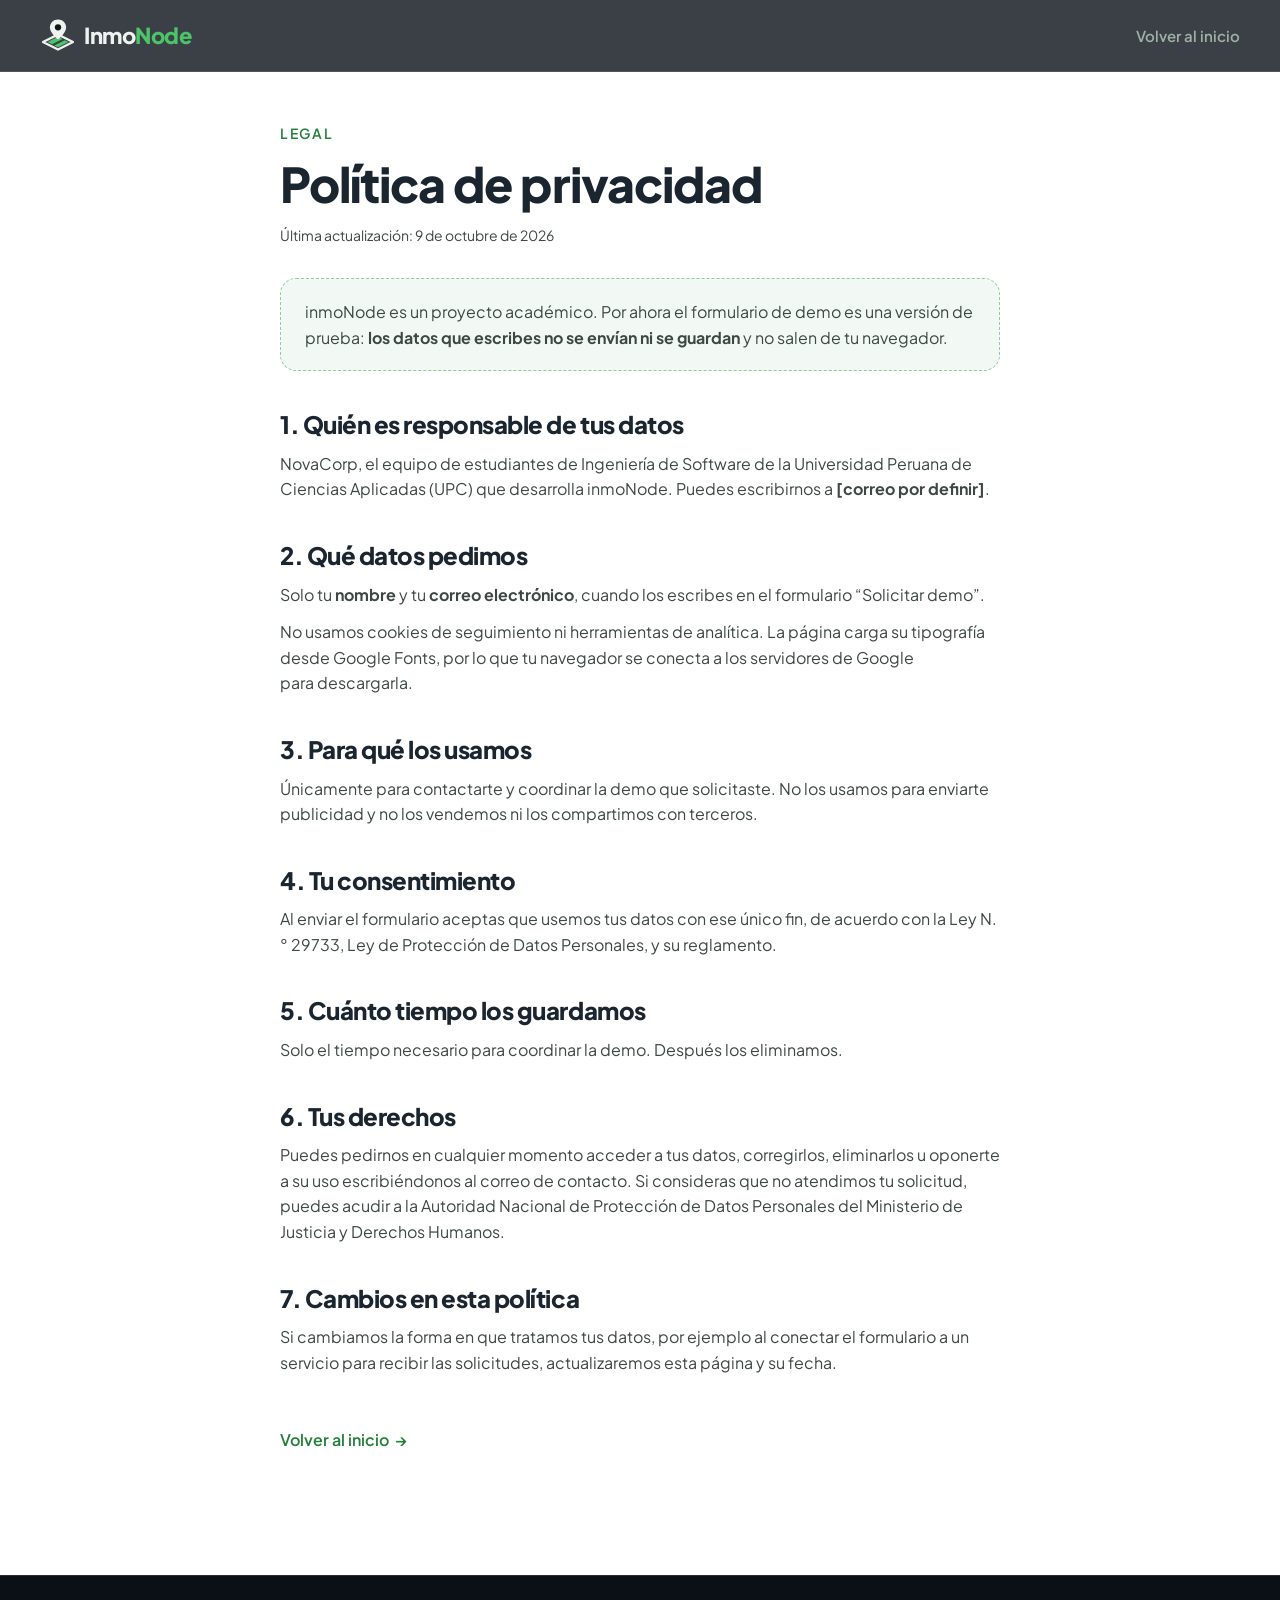
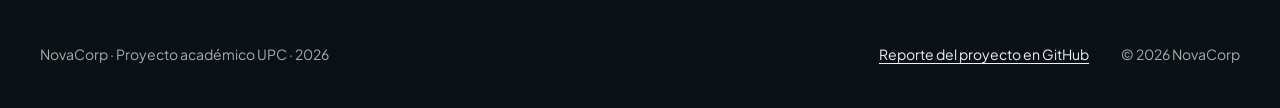
<file: privacidad.html>
<!doctype html>
<html lang="es-PE">
<head>
  <meta charset="utf-8">
  <meta name="viewport" content="width=device-width, initial-scale=1">

  <title>Política de privacidad | inmoNode</title>
  <meta name="description" content="Cómo usa NovaCorp los datos que dejas en el formulario de demo de inmoNode.">
  <meta name="author" content="NovaCorp">
  <meta name="theme-color" content="#0F161D">
  <link rel="icon" href="assets/favicon.svg" type="image/svg+xml">

  <!-- Tipografía -->
  <link rel="preconnect" href="https://fonts.googleapis.com">
  <link rel="preconnect" href="https://fonts.gstatic.com" crossorigin>
  <link rel="stylesheet" href="https://fonts.googleapis.com/css2?family=Plus+Jakarta+Sans:wght@400;600;800&display=swap">

  <link rel="stylesheet" href="css/styles.css">
</head>
<body>
  <a class="skip-link" href="#contenido">Saltar al contenido</a>

  <header class="site-header is-scrolled">
    <div class="container site-header__inner">
      <a class="logo" href="index.html" aria-label="inmoNode, volver al inicio">
        <svg class="logo__mark" viewBox="0 0 48 48" aria-hidden="true">
          <path d="M4 32 24 22l20 10-20 10z" fill="none" stroke="currentColor" stroke-width="3" stroke-linejoin="round"/>
          <path d="M10 32 24 25l6.2 3.1-14 7z" fill="#4cc46a"/>
          <path d="M19 36.6 33 29.6l5 2.4-14 7z" fill="#4cc46a"/>
          <path d="M24 2c-6 0-10.8 4.7-10.8 10.5C13.2 20.2 24 28.6 24 28.6s10.8-8.4 10.8-16.1C34.8 6.7 30 2 24 2z" fill="currentColor"/>
          <circle cx="24" cy="12.4" r="4.2" fill="var(--logo-hole, #0f161d)"/>
        </svg>
        <span class="logo__text">Inmo<span class="logo__accent">Node</span></span>
      </a>
      <a class="legal__back" href="index.html">Volver al inicio</a>
    </div>
  </header>

  <main id="contenido" class="legal">
    <article class="container legal__content">
      <span class="eyebrow">Legal</span>
      <h1>Política de privacidad</h1>
      <p class="legal__updated">Última actualización: 9 de octubre de 2026</p>

      <p class="legal__notice">
        inmoNode es un proyecto académico. Por ahora el formulario de demo es una versión de prueba:
        <strong>los datos que escribes no se envían ni se guardan</strong> y no salen de tu navegador.
      </p>

      <h2>1. Quién es responsable de tus datos</h2>
      <p>
        NovaCorp, el equipo de estudiantes de Ingeniería de Software de la Universidad Peruana de Ciencias Aplicadas (UPC)
        que desarrolla inmoNode. Puedes escribirnos a
        <!-- PENDIENTE: definir el correo de contacto del equipo -->
        <strong>[correo por definir]</strong>.
      </p>

      <h2>2. Qué datos pedimos</h2>
      <p>Solo tu <strong>nombre</strong> y tu <strong>correo electrónico</strong>, cuando los escribes en el formulario “Solicitar demo”.</p>
      <p>
        No usamos cookies de seguimiento ni herramientas de analítica. La página carga su tipografía desde Google Fonts,
        por lo que tu navegador se conecta a los servidores de Google para descargarla.
      </p>

      <h2>3. Para qué los usamos</h2>
      <p>
        Únicamente para contactarte y coordinar la demo que solicitaste. No los usamos para enviarte publicidad
        y no los vendemos ni los compartimos con terceros.
      </p>

      <h2>4. Tu consentimiento</h2>
      <p>
        Al enviar el formulario aceptas que usemos tus datos con ese único fin, de acuerdo con la Ley N.° 29733,
        Ley de Protección de Datos Personales, y su reglamento.
      </p>

      <h2>5. Cuánto tiempo los guardamos</h2>
      <p>Solo el tiempo necesario para coordinar la demo. Después los eliminamos.</p>

      <h2>6. Tus derechos</h2>
      <p>
        Puedes pedirnos en cualquier momento acceder a tus datos, corregirlos, eliminarlos u oponerte a su uso
        escribiéndonos al correo de contacto. Si consideras que no atendimos tu solicitud, puedes acudir a la
        Autoridad Nacional de Protección de Datos Personales del Ministerio de Justicia y Derechos Humanos.
      </p>

      <h2>7. Cambios en esta política</h2>
      <p>
        Si cambiamos la forma en que tratamos tus datos, por ejemplo al conectar el formulario a un servicio para
        recibir las solicitudes, actualizaremos esta página y su fecha.
      </p>

      <a class="link-arrow legal__home" href="index.html">Volver al inicio</a>
    </article>
  </main>

  <footer class="site-footer">
    <div class="container site-footer__bottom site-footer__bottom--solo">
      <p>NovaCorp · Proyecto académico UPC · 2026</p>
      <a class="site-footer__report" href="https://github.com/1ACC0238-2620-13981-NovaCorp-InmoNode/InmoNode-Project-Report" target="_blank" rel="noopener">Reporte del proyecto en GitHub</a>
      <p>© 2026 NovaCorp</p>
    </div>
  </footer>
</body>
</html>
</file>
<file: css/styles.css>
/* ==========================================================================
   inmoNode — Landing Page
   ========================================================================== */

/* ---------- Tokens ---------- */
:root {
  /* Marca */
  --navy-950: #0a1016;
  --navy-900: #0f161d;
  --navy-800: #16212b;
  --navy: #1b2530;
  --green: #2e9e48;
  --green-400: #4cc46a;
  --green-700: #23803a;

  /* Neutros */
  --white: #ffffff;
  --gray-50: #f5f7f6;
  --gray-100: #e9eeeb;
  --gray-300: #c3ccc7;
  --gray-500: #6b7770;
  --gray-700: #3d4842;

  /* Roles: fondo claro */
  --bg: var(--white);
  --bg-alt: var(--gray-50);
  --text: var(--navy);
  --text-muted: var(--gray-500);
  --border: var(--gray-100);
  --accent: var(--green-700);

  /* Roles: fondo oscuro */
  --bg-dark: var(--navy-900);
  --text-on-dark: #eef3f0;
  --text-on-dark-muted: #9fb0a7;
  --accent-on-dark: var(--green-400);
  --glass: rgba(255, 255, 255, 0.06);
  --glass-border: rgba(255, 255, 255, 0.12);

  /* Tipografía */
  --font: "Plus Jakarta Sans", system-ui, -apple-system, "Segoe UI", Roboto, sans-serif;
  --fs-sm: 0.875rem;
  --fs-base: 1rem;
  --fs-lg: 1.125rem;
  --fs-xl: clamp(1.25rem, 1.1rem + 0.6vw, 1.5rem);
  --fs-h3: clamp(1.25rem, 1.15rem + 0.5vw, 1.5rem);
  --fs-h2: clamp(1.875rem, 1.4rem + 2vw, 3rem);
  --fs-h1: clamp(2.5rem, 1.6rem + 4vw, 4.5rem);

  /* Espaciado y forma */
  --gutter: 16px;
  --container: 1200px;
  --section-y: clamp(4rem, 3rem + 5vw, 7.5rem);
  --radius-sm: 8px;
  --radius: 16px;
  --radius-lg: 28px;
  --shadow: 0 10px 30px rgba(15, 22, 29, 0.08);
  --shadow-lg: 0 30px 60px rgba(15, 22, 29, 0.18);
  --header-h: 72px;

  /* Movimiento */
  --ease: cubic-bezier(0.22, 1, 0.36, 1);
  --dur: 0.6s;
}

/* ---------- Reset ---------- */
*,
*::before,
*::after {
  box-sizing: border-box;
}

* {
  margin: 0;
}

html {
  -webkit-text-size-adjust: 100%;
  scroll-behavior: smooth;
  scroll-padding-top: var(--header-h);
}

body {
  min-height: 100vh;
  background: var(--bg);
  color: var(--text);
  font-family: var(--font);
  font-size: var(--fs-base);
  line-height: 1.6;
  -webkit-font-smoothing: antialiased;
  overflow-x: hidden;
}

img,
svg,
picture,
video {
  display: block;
  max-width: 100%;
}

img {
  height: auto;
}

input,
button,
textarea,
select {
  font: inherit;
  color: inherit;
}

button {
  cursor: pointer;
  background: none;
  border: 0;
}

a {
  color: inherit;
  text-decoration: none;
}

ul[role="list"],
ol[role="list"] {
  list-style: none;
  padding: 0;
}

/* ---------- Tipografía ---------- */
h1,
h2,
h3,
h4 {
  line-height: 1.15;
  font-weight: 800;
  letter-spacing: -0.02em;
  text-wrap: balance;
}

h1 { font-size: var(--fs-h1); }
h2 { font-size: var(--fs-h2); }
h3 { font-size: var(--fs-h3); line-height: 1.3; }

p {
  text-wrap: pretty;
}

.lead {
  font-size: var(--fs-xl);
  line-height: 1.5;
  color: var(--text-muted);
}

.eyebrow {
  display: inline-block;
  margin-bottom: 0.75rem;
  font-size: var(--fs-sm);
  font-weight: 600;
  letter-spacing: 0.12em;
  text-transform: uppercase;
  color: var(--accent);
}

.text-accent {
  color: var(--accent);
}

/* ---------- Layout ---------- */
.container {
  width: min(100% - 2 * var(--gutter), var(--container));
  margin-inline: auto;
}

.section {
  padding-block: var(--section-y);
}

.section--alt {
  background: var(--bg-alt);
}

.section--dark {
  background: var(--bg-dark);
  color: var(--text-on-dark);
  --text: var(--text-on-dark);
  --text-muted: var(--text-on-dark-muted);
  --accent: var(--accent-on-dark);
  --border: var(--glass-border);
}

.section-head {
  max-width: 720px;
  margin-bottom: clamp(2.5rem, 2rem + 2vw, 4rem);
}

.section-head--center {
  margin-inline: auto;
  text-align: center;
}

.section-head .lead {
  margin-top: 1rem;
}

/* ---------- Botones ---------- */
.btn {
  display: inline-flex;
  align-items: center;
  justify-content: center;
  gap: 0.5rem;
  min-height: 48px;
  padding: 0.75rem 1.5rem;
  border-radius: 999px;
  font-weight: 600;
  line-height: 1.2;
  text-align: center;
  transition: transform 0.2s var(--ease), box-shadow 0.2s var(--ease), background-color 0.2s var(--ease);
}

.btn:hover {
  transform: translateY(-2px);
}

.btn--primary {
  background: var(--green-700);
  color: var(--white);
  box-shadow: 0 8px 24px rgba(35, 128, 58, 0.35);
}

.btn--primary:hover {
  background: #1d6e31;
  box-shadow: 0 12px 30px rgba(35, 128, 58, 0.45);
}

.btn--ghost {
  border: 1px solid var(--border);
  color: var(--text);
}

.btn--ghost:hover {
  border-color: var(--accent);
}

.btn--lg {
  min-height: 56px;
  padding: 1rem 2rem;
  font-size: var(--fs-lg);
}

.link-arrow {
  display: inline-flex;
  align-items: center;
  gap: 0.375rem;
  min-height: 48px;
  font-weight: 600;
  color: var(--accent);
}

.link-arrow::after {
  content: "→";
  transition: transform 0.2s var(--ease);
}

.link-arrow:hover::after {
  transform: translateX(4px);
}

/* ---------- Accesibilidad ---------- */
:focus-visible {
  outline: 3px solid var(--green-400);
  outline-offset: 3px;
  border-radius: 4px;
}

.skip-link {
  position: absolute;
  top: 0.5rem;
  left: 0.5rem;
  z-index: 1000;
  padding: 0.75rem 1rem;
  border-radius: var(--radius-sm);
  background: var(--navy);
  color: var(--white);
  font-weight: 600;
  transform: translateY(-150%);
  transition: transform 0.2s var(--ease);
}

.skip-link:focus {
  transform: translateY(0);
}

.visually-hidden {
  position: absolute !important;
  width: 1px;
  height: 1px;
  padding: 0;
  margin: -1px;
  overflow: hidden;
  clip: rect(0 0 0 0);
  white-space: nowrap;
  border: 0;
}

@media (prefers-reduced-motion: reduce) {
  html {
    scroll-behavior: auto;
  }

  *,
  *::before,
  *::after {
    animation-duration: 0.01ms !important;
    animation-iteration-count: 1 !important;
    transition-duration: 0.01ms !important;
  }
}

/* ==========================================================================
   Header
   ========================================================================== */
.site-header {
  position: fixed;
  inset: 0 0 auto;
  z-index: 100;
  height: var(--header-h);
  color: var(--text-on-dark);
}

/* Fondo en un pseudo-elemento: backdrop-filter en el propio header
   rompería el panel fijo del menú móvil (crea un containing block). */
.site-header::before {
  content: "";
  position: absolute;
  inset: 0;
  z-index: -1;
  background: rgba(15, 22, 29, 0.82);
  -webkit-backdrop-filter: blur(14px);
  backdrop-filter: blur(14px);
  border-bottom: 1px solid var(--glass-border);
  opacity: 0;
  transition: opacity 0.35s var(--ease);
}

/* Sólido al hacer scroll o con el menú móvil abierto */
.site-header.is-scrolled::before,
.site-header.menu-open::before {
  opacity: 1;
}

.site-header__inner {
  display: flex;
  align-items: center;
  gap: 0.75rem;
  height: 100%;
}

/* Logo */
.logo {
  display: inline-flex;
  align-items: center;
  gap: 0.5rem;
  min-height: 48px;
  margin-right: auto;
  font-size: 1.375rem;
  font-weight: 800;
  letter-spacing: -0.02em;
  color: var(--text-on-dark);
  --logo-hole: var(--navy-900);
}

.logo__mark {
  width: 36px;
  height: 36px;
  flex-shrink: 0;
}

.logo__accent {
  color: var(--green-400);
}

/* Navegación: panel a pantalla completa en móvil */
.site-nav {
  position: fixed;
  inset: var(--header-h) 0 0;
  display: flex;
  flex-direction: column;
  gap: 2rem;
  padding: 2rem var(--gutter) 3rem;
  overflow-y: auto;
  background:
    radial-gradient(120% 60% at 100% 0%, rgba(76, 196, 106, 0.16), transparent 60%),
    var(--navy-900);
  opacity: 0;
  visibility: hidden;
  transform: translateY(-12px);
  transition: opacity 0.35s var(--ease), transform 0.35s var(--ease), visibility 0s linear 0.35s;
}

.site-header.menu-open .site-nav {
  opacity: 1;
  visibility: visible;
  transform: none;
  transition: opacity 0.35s var(--ease), transform 0.35s var(--ease), visibility 0s;
}

.site-nav__list {
  display: flex;
  flex-direction: column;
  gap: 0.25rem;
}

.site-nav__list a {
  display: flex;
  align-items: center;
  min-height: 56px;
  font-size: var(--fs-xl);
  font-weight: 600;
  color: var(--text-on-dark);
  border-bottom: 1px solid var(--glass-border);
  transition: color 0.2s var(--ease), background-color 0.2s var(--ease);
}

.site-nav__list a:hover {
  color: var(--green-400);
}

.site-nav__cta {
  width: 100%;
}

.site-header__cta {
  display: none;
  min-height: 44px;
  padding: 0.625rem 1.125rem;
  font-size: 0.9375rem;
  white-space: nowrap;
}

/* Botón hamburguesa */
.nav-toggle {
  display: inline-flex;
  flex-direction: column;
  align-items: center;
  justify-content: center;
  gap: 5px;
  width: 48px;
  height: 48px;
  margin-right: -0.5rem;
  border-radius: 999px;
}

.nav-toggle__bar {
  width: 22px;
  height: 2px;
  border-radius: 2px;
  background: currentColor;
  transition: transform 0.3s var(--ease), opacity 0.2s var(--ease);
}

.nav-toggle[aria-expanded="true"] .nav-toggle__bar:nth-child(1) {
  transform: translateY(7px) rotate(45deg);
}

.nav-toggle[aria-expanded="true"] .nav-toggle__bar:nth-child(2) {
  opacity: 0;
}

.nav-toggle[aria-expanded="true"] .nav-toggle__bar:nth-child(3) {
  transform: translateY(-7px) rotate(-45deg);
}

/* Barra de progreso de lectura */
.scroll-progress {
  position: absolute;
  inset: auto 0 -1px;
  height: 2px;
  background: linear-gradient(90deg, var(--green), var(--green-400));
  transform: scaleX(0);
  transform-origin: left;
}

body.menu-locked {
  overflow: hidden;
}

@media (max-width: 359px) {
  .logo {
    font-size: 1.125rem;
  }

  .logo__mark {
    width: 30px;
    height: 30px;
  }
}

@media (min-width: 480px) {
  .site-header__cta {
    display: inline-flex;
  }
}

@media (min-width: 1024px) {
  .site-header__inner {
    gap: 1.5rem;
  }

  .site-nav {
    position: static;
    flex-direction: row;
    padding: 0;
    overflow: visible;
    background: none;
    opacity: 1;
    visibility: visible;
    transform: none;
    transition: none;
  }

  .site-nav__list {
    flex-direction: row;
    align-items: center;
  }

  .site-nav__list a {
    min-height: 48px;
    padding-inline: 0.875rem;
    border-bottom: 0;
    border-radius: 999px;
    font-size: 0.9375rem;
    color: var(--text-on-dark-muted);
  }

  .site-nav__list a:hover {
    color: var(--text-on-dark);
    background: var(--glass);
  }

  .site-nav__cta,
  .nav-toggle {
    display: none;
  }

  .site-nav {
    margin-right: auto;
  }
}

/* ==========================================================================
   Hero
   ========================================================================== */
.hero {
  position: relative;
  isolation: isolate;
  display: flex;
  align-items: center;
  min-height: 100vh;
  min-height: 100svh;
  padding-block: calc(var(--header-h) + 2.5rem) 4rem;
  overflow: hidden;
  background: var(--navy-950);
  color: var(--text-on-dark);
}

.hero__bg {
  position: absolute;
  inset: 0;
  z-index: -1;
  background:
    radial-gradient(60% 50% at 75% 40%, rgba(76, 196, 106, 0.22), transparent 70%),
    radial-gradient(50% 60% at 10% 90%, rgba(46, 158, 72, 0.14), transparent 70%),
    linear-gradient(180deg, var(--navy-950) 0%, var(--navy-900) 100%);
}

/* Plano de lotes en perspectiva */
.hero__map {
  position: absolute;
  inset: -15% -35% -35% -20%;
  z-index: -1;
  opacity: 0.45;
  pointer-events: none;
  -webkit-mask-image: radial-gradient(60% 55% at 60% 55%, #000 25%, transparent 75%);
  mask-image: radial-gradient(60% 55% at 60% 55%, #000 25%, transparent 75%);
}

.lot-map {
  width: 100%;
  height: 100%;
  transform:
    translate3d(var(--px, 0px), calc(var(--py, 0px) + var(--sy, 0px)), 0)
    perspective(1400px) rotateX(58deg) rotateZ(-28deg);
  transform-origin: 50% 50%;
  will-change: transform;
}

.lot {
  fill: rgba(255, 255, 255, 0.025);
  stroke: rgba(255, 255, 255, 0.14);
  stroke-width: 1;
  transition: fill 0.9s var(--ease), stroke 0.9s var(--ease);
}

.lot.is-sold {
  fill: rgba(255, 255, 255, 0.08);
}

.lot.is-reserved {
  fill: rgba(76, 196, 106, 0.28);
  stroke: rgba(76, 196, 106, 0.6);
}

.lot.is-lit {
  fill: rgba(76, 196, 106, 0.8);
  stroke: var(--green-400);
}

.map-road {
  stroke: rgba(255, 255, 255, 0.1);
  stroke-width: 2;
  stroke-dasharray: 14 12;
}

.map-ring {
  fill: none;
  stroke: var(--green-400);
  stroke-width: 2;
  transform-box: fill-box;
  transform-origin: center;
  animation: ring 3s var(--ease) infinite;
}

.map-ring--delay {
  animation-delay: -1.5s;
}

.map-dot {
  fill: var(--green-400);
}

@keyframes ring {
  0% { transform: scale(0.4); opacity: 0.9; }
  100% { transform: scale(2.6); opacity: 0; }
}

@media (min-width: 1024px) {
  .hero__map {
    opacity: 0.6;
    -webkit-mask-image: radial-gradient(55% 60% at 68% 52%, #000 30%, transparent 78%);
    mask-image: radial-gradient(55% 60% at 68% 52%, #000 30%, transparent 78%);
  }
}

/* Desvanecido hacia la siguiente sección */
.hero::after {
  content: "";
  position: absolute;
  inset: auto 0 0;
  height: 120px;
  z-index: -1;
  background: linear-gradient(180deg, transparent, var(--navy-900));
  pointer-events: none;
}

.hero__inner {
  display: grid;
  gap: 3.5rem;
  align-items: center;
}

.hero__badge {
  display: inline-flex;
  align-items: center;
  gap: 0.5rem;
  margin-bottom: 1.5rem;
  padding: 0.375rem 0.875rem;
  border: 1px solid var(--glass-border);
  border-radius: 999px;
  background: var(--glass);
  font-size: var(--fs-sm);
  font-weight: 600;
  color: var(--text-on-dark-muted);
}

.hero__badge-dot {
  width: 8px;
  height: 8px;
  border-radius: 50%;
  background: var(--green-400);
  box-shadow: 0 0 0 0 rgba(76, 196, 106, 0.6);
  animation: pulse 2s infinite;
}

.hero__title {
  max-width: 14ch;
}

.hero__title-accent {
  background: linear-gradient(90deg, var(--green-400), #9be7ad);
  -webkit-background-clip: text;
  background-clip: text;
  color: transparent;
}

.hero__lead {
  max-width: 52ch;
  margin-top: 1.5rem;
  font-size: var(--fs-xl);
  line-height: 1.55;
  color: var(--text-on-dark-muted);
}

.hero__actions {
  display: flex;
  flex-direction: column;
  align-items: stretch;
  gap: 0.75rem;
  margin-top: 2.25rem;
}

.hero__actions .link-arrow {
  justify-content: center;
  color: var(--green-400);
}

.hero__note {
  margin-top: 1rem;
  font-size: var(--fs-sm);
  color: var(--text-on-dark-muted);
  text-align: center;
}

/* ---------- Mockup ---------- */
.hero__visual {
  position: relative;
  display: grid;
  place-items: center;
  padding-block: 1.5rem;
}

.phone {
  position: relative;
  width: min(280px, 78vw);
  aspect-ratio: 9 / 18.5;
  padding: 10px;
  border-radius: 44px;
  background: linear-gradient(145deg, #2a3642, #0b1117);
  box-shadow:
    0 0 0 1px rgba(255, 255, 255, 0.08),
    0 40px 80px rgba(0, 0, 0, 0.55),
    0 0 120px rgba(76, 196, 106, 0.18);
  animation: float 7s ease-in-out infinite;
}

.phone__screen {
  display: flex;
  flex-direction: column;
  gap: 0.875rem;
  height: 100%;
  padding: 1rem 0.875rem;
  overflow: hidden;
  border-radius: 34px;
  background: linear-gradient(180deg, #111a22, #0c1319);
  font-size: 0.75rem;
}

.app-bar {
  display: flex;
  align-items: center;
  justify-content: space-between;
  padding-inline: 0.25rem;
}

.app-bar__time {
  font-weight: 600;
}

.chip {
  display: inline-flex;
  align-items: center;
  gap: 0.375rem;
  padding: 0.25rem 0.5rem;
  border-radius: 999px;
  font-size: 0.6875rem;
  font-weight: 600;
}

.chip__dot {
  width: 6px;
  height: 6px;
  border-radius: 50%;
  background: currentColor;
}

.chip--offline {
  background: rgba(245, 180, 60, 0.14);
  color: #f5c46b;
}

.app-head__label {
  font-size: 0.6875rem;
  color: var(--text-on-dark-muted);
}

.app-head__title {
  font-size: 1rem;
  font-weight: 800;
}

.voucher {
  padding: 0.75rem;
  border: 1px solid var(--glass-border);
  border-radius: 18px;
  background: var(--glass);
}

.voucher__scan {
  position: relative;
  display: grid;
  place-items: center;
  height: 110px;
  margin-bottom: 0.75rem;
  border-radius: 12px;
  background: rgba(255, 255, 255, 0.04);
  overflow: hidden;
}

.voucher__paper {
  display: grid;
  gap: 6px;
  width: 58%;
  padding: 10px;
  border-radius: 4px;
  background: #e9ede6;
  transform: rotate(-4deg);
  box-shadow: 0 6px 16px rgba(0, 0, 0, 0.35);
}

.voucher__paper span {
  height: 5px;
  border-radius: 2px;
  background: #b9c2bb;
}

.voucher__paper span:nth-child(2) { width: 70%; }
.voucher__paper span:nth-child(3) { width: 85%; background: #2e9e48; }
.voucher__paper span:nth-child(4) { width: 50%; }

.voucher__corner {
  position: absolute;
  width: 18px;
  height: 18px;
  border: 2px solid var(--green-400);
}

.voucher__corner--tl { top: 8px; left: 8px; border-right: 0; border-bottom: 0; border-radius: 6px 0 0 0; }
.voucher__corner--tr { top: 8px; right: 8px; border-left: 0; border-bottom: 0; border-radius: 0 6px 0 0; }
.voucher__corner--bl { bottom: 8px; left: 8px; border-right: 0; border-top: 0; border-radius: 0 0 0 6px; }
.voucher__corner--br { bottom: 8px; right: 8px; border-left: 0; border-top: 0; border-radius: 0 0 6px 0; }

.voucher__title {
  margin-bottom: 0.5rem;
  font-weight: 800;
  color: var(--green-400);
}

.voucher__fields {
  display: grid;
  gap: 0.375rem;
}

.voucher__fields div {
  display: flex;
  justify-content: space-between;
  gap: 0.5rem;
  padding-bottom: 0.375rem;
  border-bottom: 1px dashed var(--glass-border);
}

.voucher__fields div:last-child {
  padding-bottom: 0;
  border-bottom: 0;
}

.voucher__fields dt {
  color: var(--text-on-dark-muted);
}

.voucher__fields dd {
  font-weight: 600;
  font-variant-numeric: tabular-nums;
}

.chip--ok {
  background: rgba(76, 196, 106, 0.16);
  color: var(--green-400);
}

.app-lot {
  display: flex;
  align-items: center;
  gap: 0.625rem;
  padding: 0.625rem;
  border: 1px solid var(--glass-border);
  border-radius: 14px;
  line-height: 1.3;
}

.app-lot > div {
  min-width: 0;
}

.app-lot strong {
  display: block;
}

.app-lot span:not(.app-lot__id):not(.chip) {
  font-size: 0.6875rem;
  color: var(--text-on-dark-muted);
}

.app-lot .chip {
  margin-left: auto;
}

.app-lot__id {
  display: grid;
  place-items: center;
  flex-shrink: 0;
  width: 34px;
  height: 34px;
  border-radius: 10px;
  background: rgba(76, 196, 106, 0.16);
  color: var(--green-400);
  font-weight: 800;
  font-size: 0.6875rem;
}

.app-sync {
  display: flex;
  align-items: center;
  gap: 0.5rem;
  margin-top: auto;
  padding: 0.625rem 0.75rem;
  border-radius: 14px;
  background: rgba(76, 196, 106, 0.1);
  color: #bfe9ca;
  font-weight: 600;
}

.app-sync__icon {
  display: grid;
  place-items: center;
  width: 22px;
  height: 22px;
  border-radius: 50%;
  background: rgba(76, 196, 106, 0.2);
  color: var(--green-400);
}

/* Tarjetas flotantes */
.float-card {
  position: absolute;
  display: none;
  align-items: center;
  gap: 0.625rem;
  padding: 0.625rem 0.875rem;
  border: 1px solid var(--glass-border);
  border-radius: 14px;
  background: rgba(22, 33, 43, 0.72);
  -webkit-backdrop-filter: blur(12px);
  backdrop-filter: blur(12px);
  box-shadow: 0 20px 40px rgba(0, 0, 0, 0.35);
  font-size: 0.8125rem;
  line-height: 1.3;
  animation: float 7s ease-in-out infinite;
}

.float-card strong {
  display: block;
}

.float-card span:not(.float-card__icon) {
  color: var(--text-on-dark-muted);
  font-size: 0.75rem;
}

.float-card__icon {
  display: grid;
  place-items: center;
  flex-shrink: 0;
  width: 30px;
  height: 30px;
  border-radius: 10px;
  background: var(--green-700);
  color: var(--white);
  font-weight: 800;
}

.float-card__icon--alt {
  background: rgba(76, 196, 106, 0.18);
  color: var(--green-400);
}

.float-card--top {
  top: 4%;
  left: 0;
  animation-delay: -2s;
}

.float-card--bottom {
  top: 30%;
  right: 0;
  animation-delay: -4.5s;
}

@keyframes float {
  0%, 100% { transform: translateY(0); }
  50% { transform: translateY(-12px); }
}

@keyframes pulse {
  0% { box-shadow: 0 0 0 0 rgba(76, 196, 106, 0.6); }
  70% { box-shadow: 0 0 0 10px rgba(76, 196, 106, 0); }
  100% { box-shadow: 0 0 0 0 rgba(76, 196, 106, 0); }
}

@media (max-width: 399px) {
  .phone {
    aspect-ratio: auto;
  }

  .app-lot {
    gap: 0.5rem;
    padding: 0.5rem;
  }

  .app-lot__id {
    width: 28px;
    height: 28px;
  }

  .app-sync {
    margin-top: 0;
  }
}

@media (min-width: 768px) {
  .float-card {
    display: flex;
  }
}

@media (min-width: 480px) {
  .hero__actions {
    flex-direction: row;
    flex-wrap: wrap;
    align-items: center;
    gap: 1rem 1.5rem;
  }

  .hero__note {
    text-align: left;
  }
}

@media (min-width: 1024px) {
  .hero__inner {
    grid-template-columns: 1.1fr 0.9fr;
    gap: 2rem;
  }

  .phone {
    width: 300px;
  }

  .float-card--top {
    left: -8%;
  }

  .float-card--bottom {
    right: -12%;
  }
}

/* ==========================================================================
   Revelado al hacer scroll
   ========================================================================== */
.js .reveal {
  opacity: 0;
  transform: translateY(28px);
  transition:
    opacity var(--dur) var(--ease) var(--delay, 0s),
    transform var(--dur) var(--ease) var(--delay, 0s);
}

.js .reveal.is-visible {
  opacity: 1;
  transform: none;
}

/* El hover no espera el retraso del revelado */
.js .reveal.is-visible:hover {
  transition-delay: 0s;
}

/* ==========================================================================
   Franja de datos
   ========================================================================== */
.stats {
  position: relative;
  padding-block: 1rem clamp(3.5rem, 2.5rem + 4vw, 5.5rem);
}

.stats__grid {
  display: grid;
  grid-template-columns: repeat(2, minmax(0, 1fr));
  gap: 1px;
  overflow: hidden;
  border: 1px solid var(--glass-border);
  border-radius: var(--radius-lg);
  background: var(--glass-border);
}

.stat {
  display: flex;
  flex-direction: column;
  gap: 0.5rem;
  padding: 1.5rem 1.25rem;
  background: var(--navy-900);
}

.stat:nth-child(2) { --delay: 0.08s; }
.stat:nth-child(3) { --delay: 0.16s; }
.stat:nth-child(4) { --delay: 0.24s; }

.stat__value {
  font-size: clamp(1.75rem, 1.2rem + 2.6vw, 3.25rem);
  font-weight: 800;
  line-height: 1;
  white-space: nowrap;
  letter-spacing: -0.03em;
  font-variant-numeric: tabular-nums;
  background: linear-gradient(90deg, var(--white), var(--green-400));
  -webkit-background-clip: text;
  background-clip: text;
  color: transparent;
}

.stat__label {
  font-size: var(--fs-sm);
  line-height: 1.45;
  color: var(--text-on-dark-muted);
}

.stat__tag {
  display: inline-block;
  margin-left: 0.25rem;
  padding: 0.0625rem 0.5rem;
  border: 1px solid rgba(76, 196, 106, 0.4);
  border-radius: 999px;
  font-size: 0.6875rem;
  font-weight: 600;
  letter-spacing: 0.04em;
  text-transform: uppercase;
  color: var(--green-400);
  white-space: nowrap;
}

@media (max-width: 359px) {
  .stat {
    padding: 1.25rem 0.875rem;
  }
}

@media (min-width: 900px) {
  .stats__grid {
    grid-template-columns: repeat(4, minmax(0, 1fr));
  }

  .stat {
    padding: 2rem 1.75rem;
  }
}

/* ==========================================================================
   Componentes compartidos
   ========================================================================== */
/* Sección clara que "sube" sobre la oscura anterior */
.section--sheet {
  position: relative;
  z-index: 1;
  margin-top: calc(-1 * var(--radius-lg) - 12px);
  border-radius: calc(var(--radius-lg) + 12px) calc(var(--radius-lg) + 12px) 0 0;
}

.card {
  position: relative;
  padding: 1.75rem;
  border: 1px solid var(--border);
  border-radius: var(--radius);
  background: var(--white);
  box-shadow: var(--shadow);
  transition: transform 0.3s var(--ease), box-shadow 0.3s var(--ease), border-color 0.3s var(--ease);
}

.card:hover {
  transform: translateY(-4px);
  box-shadow: var(--shadow-lg);
}

.card h3 {
  margin-bottom: 0.625rem;
}

.card p {
  color: var(--text-muted);
}

.icon-tile {
  display: grid;
  place-items: center;
  width: 52px;
  height: 52px;
  margin-bottom: 1.25rem;
  border-radius: 14px;
  background: rgba(46, 158, 72, 0.1);
  color: var(--green-700);
}

.icon-tile svg {
  width: 26px;
  height: 26px;
  fill: none;
  stroke: currentColor;
  stroke-width: 1.8;
  stroke-linecap: round;
  stroke-linejoin: round;
}

/* ==========================================================================
   Problema
   ========================================================================== */
.problem__grid {
  display: grid;
  gap: 1.25rem;
}

.problem-card:nth-child(2) { --delay: 0.1s; }
.problem-card:nth-child(3) { --delay: 0.2s; }

.problem-card__num {
  position: absolute;
  top: 1.25rem;
  right: 1.5rem;
  font-size: 2.5rem;
  font-weight: 800;
  line-height: 1;
  color: var(--gray-100);
}

.problem-card .icon-tile {
  background: rgba(214, 92, 60, 0.1);
  color: #b54a2e;
}

.problem__quote {
  display: grid;
  gap: 0.75rem;
  margin-top: 2.5rem;
  padding: 1.75rem 1.75rem 1.75rem 2rem;
  border-left: 4px solid var(--green);
  border-radius: 0 var(--radius) var(--radius) 0;
  background: var(--white);
}

.problem__quote blockquote p {
  font-size: var(--fs-xl);
  line-height: 1.45;
  color: var(--text);
}

.problem__quote strong {
  color: var(--green-700);
}

.problem__quote figcaption {
  font-size: var(--fs-sm);
  color: var(--text-muted);
}

@media (min-width: 768px) {
  .problem__grid {
    grid-template-columns: repeat(3, minmax(0, 1fr));
  }
}

/* ==========================================================================
   Funcionalidades (bento)
   ========================================================================== */
.features__grid {
  display: grid;
  gap: 1.25rem;
}

.feature {
  display: flex;
  flex-direction: column;
  overflow: hidden;
}

.feature:nth-child(2) { --delay: 0.08s; }
.feature:nth-child(3) { --delay: 0.16s; }
.feature:nth-child(4) { --delay: 0.24s; }

.feature__demo {
  margin-top: 1.5rem;
}

.feature__tags {
  display: flex;
  flex-wrap: wrap;
  gap: 0.5rem;
  margin-top: 1.25rem;
  padding: 0;
  list-style: none;
}

.feature__tags li {
  padding: 0.25rem 0.75rem;
  border: 1px solid var(--glass-border);
  border-radius: 999px;
  font-size: var(--fs-sm);
  color: var(--text-on-dark-muted);
}

/* Variante oscura con brillo */
.feature--dark {
  border-color: transparent;
  background:
    radial-gradient(80% 90% at 100% 0%, rgba(76, 196, 106, 0.22), transparent 60%),
    var(--navy-900);
  color: var(--text-on-dark);
}

.feature--dark p {
  color: var(--text-on-dark-muted);
}

.feature--dark .icon-tile {
  background: rgba(76, 196, 106, 0.16);
  color: var(--green-400);
}

/* Variante con tinte verde */
.feature--tint {
  background: linear-gradient(135deg, #eef8f0, var(--white) 60%);
}

/* Demo: offline */
.offline-demo {
  display: flex;
  flex-wrap: wrap;
  align-items: center;
  gap: 0.625rem;
}

.offline-demo .chip {
  padding: 0.375rem 0.75rem;
  font-size: var(--fs-sm);
}

.offline-demo__arrow {
  color: var(--text-on-dark-muted);
}

/* Demo: OCR */
.ocr-demo {
  display: grid;
  gap: 0.5rem;
  padding: 1rem;
  border: 1px dashed rgba(46, 158, 72, 0.45);
  border-radius: var(--radius-sm);
  background: var(--gray-50);
  font-size: var(--fs-sm);
}

.ocr-demo div {
  display: flex;
  justify-content: space-between;
  gap: 1rem;
}

.ocr-demo dt {
  color: var(--text-muted);
}

.ocr-demo dd {
  font-weight: 600;
  font-variant-numeric: tabular-nums;
}

/* Demo: sincronización (la barra se llena al aparecer) */
.sync-demo__labels {
  display: flex;
  justify-content: space-between;
  margin-bottom: 0.5rem;
  font-size: var(--fs-sm);
  font-weight: 600;
  color: var(--text-muted);
}

.sync-demo__bar {
  height: 10px;
  overflow: hidden;
  border-radius: 999px;
  background: var(--gray-100);
}

.sync-demo__bar span {
  display: block;
  height: 100%;
  border-radius: inherit;
  background: linear-gradient(90deg, var(--green), var(--green-400));
  transform: scaleX(0.15);
  transform-origin: left;
  transition: transform 1.6s var(--ease) 0.4s;
}

.is-visible .sync-demo__bar span,
html:not(.js) .sync-demo__bar span {
  transform: scaleX(1);
}

/* Demo: documentos */
.docs-demo {
  display: flex;
  flex-wrap: wrap;
  gap: 0.625rem;
  padding: 0;
  list-style: none;
}

.docs-demo li {
  display: inline-flex;
  align-items: center;
  gap: 0.5rem;
  padding: 0.5rem 0.875rem 0.5rem 0.5rem;
  border: 1px solid var(--border);
  border-radius: 12px;
  background: var(--white);
  font-size: var(--fs-sm);
  font-weight: 600;
  box-shadow: 0 4px 12px rgba(15, 22, 29, 0.05);
}

.docs-demo__ext {
  padding: 0.25rem 0.375rem;
  border-radius: 6px;
  background: var(--green-700);
  color: var(--white);
  font-size: 0.6875rem;
  font-weight: 800;
}

@media (min-width: 768px) {
  .features__grid {
    grid-template-columns: repeat(2, minmax(0, 1fr));
  }

  .feature--wide {
    grid-column: span 2;
  }
}

@media (min-width: 1024px) {
  .features__grid {
    grid-template-columns: repeat(3, minmax(0, 1fr));
  }

  .feature {
    padding: 2rem;
  }
}

/* ==========================================================================
   Cómo funciona
   ========================================================================== */
.how {
  background:
    radial-gradient(60% 40% at 0% 0%, rgba(76, 196, 106, 0.12), transparent 70%),
    var(--navy-900);
}

/* Línea de tiempo vertical */
.steps {
  position: relative;
  display: grid;
  gap: 2.5rem;
  padding: 0;
  list-style: none;
}

.steps::before {
  content: "";
  position: absolute;
  top: 24px;
  bottom: 24px;
  left: 23px;
  width: 2px;
  background: linear-gradient(180deg, var(--green-400), rgba(76, 196, 106, 0.1));
}

.step {
  position: relative;
  display: grid;
  grid-template-columns: 48px 1fr;
  gap: 1.25rem;
}

.step:nth-child(2) { --delay: 0.1s; }
.step:nth-child(3) { --delay: 0.2s; }

.step__num {
  position: relative;
  display: grid;
  place-items: center;
  width: 48px;
  height: 48px;
  border: 2px solid var(--green-400);
  border-radius: 50%;
  background: var(--navy-900);
  font-size: var(--fs-lg);
  font-weight: 800;
  color: var(--green-400);
  transition: background-color 0.4s var(--ease), color 0.4s var(--ease), box-shadow 0.4s var(--ease);
}

.step__label {
  display: block;
  margin-bottom: 0.375rem;
  font-size: var(--fs-sm);
  font-weight: 600;
  letter-spacing: 0.08em;
  text-transform: uppercase;
  color: var(--green-400);
}

.step h3 {
  margin-bottom: 0.5rem;
}

.step p {
  max-width: 46ch;
  color: var(--text-on-dark-muted);
}

/* ---------- Teléfono fijo con pantallas por paso ---------- */
.how__visual {
  display: none;
}

.phone--how {
  animation: none;
}

.how-screens {
  position: relative;
}

.how-screen {
  position: absolute;
  inset: 1rem 0.875rem;
  display: flex;
  flex-direction: column;
  gap: 0.875rem;
  opacity: 0;
  transform: translateY(16px) scale(0.98);
  transition: opacity 0.5s var(--ease), transform 0.5s var(--ease);
}

.how-screen.is-active {
  opacity: 1;
  transform: none;
}

.how-screen__foot {
  text-align: center;
  font-weight: 600;
  color: var(--green-400);
}

/* Pantalla 1: formulario */
.form-mock {
  display: grid;
  gap: 0.5rem;
}

.form-mock__field {
  display: grid;
  gap: 0.125rem;
  padding: 0.5rem 0.75rem;
  border: 1px solid var(--glass-border);
  border-radius: 10px;
  background: var(--glass);
}

.form-mock__field span {
  font-size: 0.6875rem;
  color: var(--text-on-dark-muted);
}

.form-mock__btn {
  display: block;
  margin-top: auto;
  padding: 0.75rem;
  border-radius: 12px;
  background: var(--green-700);
  color: var(--white);
  font-weight: 600;
  text-align: center;
}

/* Pantalla 2: visor con línea de barrido */
.viewfinder {
  position: relative;
  display: grid;
  place-items: center;
  height: 150px;
  overflow: hidden;
  border-radius: 14px;
  background: linear-gradient(160deg, #1c2833, #0b1117);
}

.viewfinder__line {
  position: absolute;
  inset: 0 0 auto;
  height: 2px;
  background: var(--green-400);
  box-shadow: 0 0 16px 4px rgba(76, 196, 106, 0.55);
}

.how-screen.is-active .viewfinder__line {
  animation: scan 2.2s ease-in-out infinite alternate;
}

.how-fields div {
  opacity: 0;
  transform: translateX(-8px);
  transition: opacity 0.4s var(--ease), transform 0.4s var(--ease);
}

.how-screen.is-active .how-fields div {
  opacity: 1;
  transform: none;
}

.how-screen.is-active .how-fields div:nth-child(1) { transition-delay: 0.5s; }
.how-screen.is-active .how-fields div:nth-child(2) { transition-delay: 0.8s; }
.how-screen.is-active .how-fields div:nth-child(3) { transition-delay: 1.1s; }

@keyframes scan {
  from { transform: translateY(12px); }
  to { transform: translateY(136px); }
}

/* Pantalla 3: sincronizado */
.synced {
  display: grid;
  justify-items: center;
  gap: 0.25rem;
  padding-block: 1.5rem 0.5rem;
  text-align: center;
}

.synced__check {
  display: grid;
  place-items: center;
  width: 76px;
  height: 76px;
  margin-bottom: 0.75rem;
  border-radius: 50%;
  background: var(--green-700);
  font-size: 2rem;
  font-weight: 800;
  box-shadow: 0 0 0 10px rgba(76, 196, 106, 0.12), 0 0 50px rgba(76, 196, 106, 0.45);
  transform: scale(0.6);
  transition: transform 0.6s cubic-bezier(0.34, 1.56, 0.64, 1) 0.15s;
}

.how-screen.is-active .synced__check {
  transform: scale(1);
}

.synced__title {
  font-size: 1.25rem;
  font-weight: 800;
}

.synced__sub {
  color: var(--text-on-dark-muted);
}

.synced__list {
  display: grid;
  gap: 0.5rem;
  margin-top: auto;
  padding: 0;
  list-style: none;
}

.synced__list li {
  display: flex;
  justify-content: space-between;
  padding: 0.625rem 0.75rem;
  border-radius: 10px;
  background: rgba(76, 196, 106, 0.08);
}

.synced__list b {
  color: var(--green-400);
}

/* Escritorio: pasos a la izquierda, teléfono fijo a la derecha */
@media (min-width: 1024px) {
  .how__layout {
    display: grid;
    grid-template-columns: 1fr 1fr;
    gap: 4rem;
    align-items: start;
  }

  .how__visual {
    position: sticky;
    top: calc(var(--header-h) + max(2rem, (100vh - var(--header-h) - 600px) / 2));
    display: grid;
    place-items: center;
  }

  .phone--how {
    width: 290px;
  }

  .steps {
    gap: 0;
  }

  .steps::before {
    top: 30vh;
    bottom: 30vh;
  }

  .step {
    min-height: 60vh;
    align-content: center;
    opacity: 0.4;
    transition: opacity 0.5s var(--ease);
  }

  .js .step.reveal.is-visible {
    opacity: 0.4;
  }

  .js .step.reveal.is-visible.is-active,
  .step.is-active {
    opacity: 1;
  }

  .step.is-active .step__num {
    background: var(--green-700);
    border-color: var(--green-400);
    color: var(--white);
    box-shadow: 0 0 0 8px rgba(76, 196, 106, 0.12), 0 0 30px rgba(76, 196, 106, 0.4);
  }
}

/* ==========================================================================
   Para quién (segmentos)
   ========================================================================== */
.segments__grid {
  display: grid;
  gap: 1.25rem;
}

.segment {
  position: relative;
  display: flex;
  flex-direction: column;
  padding: 2rem 1.5rem;
  overflow: hidden;
  border-radius: var(--radius-lg);
}

.segment--buyers {
  --delay: 0.12s;
}

.segment h3 {
  font-size: clamp(1.5rem, 1.2rem + 1.2vw, 2rem);
}

.segment__tag {
  align-self: flex-start;
  margin-bottom: 1.25rem;
  padding: 0.375rem 0.875rem;
  border-radius: 999px;
  font-size: var(--fs-sm);
  font-weight: 600;
}

.segment__intro {
  margin-top: 0.75rem;
}

.segment .check-list {
  margin-bottom: 2rem;
}

.segment__cta {
  margin-top: auto;
}

/* Agentes: oscuro con brillo */
.segment--agents {
  background:
    radial-gradient(90% 70% at 100% 0%, rgba(76, 196, 106, 0.25), transparent 60%),
    var(--navy-900);
  color: var(--text-on-dark);
  box-shadow: var(--shadow-lg);
}

.segment--agents .segment__tag {
  background: rgba(76, 196, 106, 0.16);
  color: var(--green-400);
}

.segment--agents .segment__intro,
.segment--agents .check-list li {
  color: var(--text-on-dark-muted);
}

/* Compradores: claro */
.segment--buyers {
  border: 1px solid var(--border);
  background: var(--white);
  box-shadow: var(--shadow);
}

.segment--buyers .segment__tag {
  background: rgba(46, 158, 72, 0.1);
  color: var(--green-700);
}

.segment--buyers .segment__intro,
.segment--buyers .check-list li {
  color: var(--text-muted);
}

.segment--buyers .btn--ghost {
  border-color: var(--green-700);
  color: var(--green-700);
}

.segment--buyers .btn--ghost:hover {
  background: rgba(46, 158, 72, 0.08);
}

/* Lista con checks */
.check-list {
  display: grid;
  gap: 0.875rem;
  margin-top: 1.75rem;
  padding: 0;
  list-style: none;
}

.check-list li {
  position: relative;
  padding-left: 2rem;
}

.check-list li::before {
  content: "✓";
  position: absolute;
  top: 0.125rem;
  left: 0;
  display: grid;
  place-items: center;
  width: 22px;
  height: 22px;
  border-radius: 50%;
  background: var(--green-700);
  color: var(--white);
  font-size: 0.75rem;
  font-weight: 800;
}

@media (min-width: 900px) {
  .segments__grid {
    grid-template-columns: repeat(2, minmax(0, 1fr));
  }

  .segment {
    padding: 2.75rem 2.5rem;
  }

  .segment__cta {
    align-self: flex-start;
  }
}

/* ==========================================================================
   Comparativa
   ========================================================================== */
.compare__wrap {
  max-width: 960px;
  margin-inline: auto;
}

.compare__table {
  width: 100%;
  border-collapse: separate;
  border-spacing: 0;
}

.compare__table th,
.compare__table td {
  text-align: left;
  vertical-align: middle;
}

.compare__table thead {
  display: none;
}

/* Móvil: cada fila es una tarjeta */
.compare__table tbody tr {
  display: grid;
  gap: 0.5rem;
  margin-bottom: 1rem;
  padding: 1.25rem;
  border: 1px solid var(--border);
  border-radius: var(--radius);
  background: var(--white);
  box-shadow: var(--shadow);
}

.compare__table tbody th {
  font-size: var(--fs-lg);
  font-weight: 800;
}

.compare__table td {
  display: grid;
  grid-template-columns: auto 1fr;
  align-items: center;
  column-gap: 0.625rem;
  color: var(--text-muted);
}

.compare__table td::before {
  content: attr(data-label);
  grid-column: 1 / -1;
  font-size: 0.75rem;
  font-weight: 600;
  letter-spacing: 0.06em;
  text-transform: uppercase;
  color: var(--gray-500);
}

.compare__table td:first-of-type {
  color: var(--text);
  font-weight: 600;
}

.mark {
  display: inline-grid;
  place-items: center;
  flex-shrink: 0;
  width: 24px;
  height: 24px;
  border-radius: 50%;
  font-size: 0.8125rem;
  font-weight: 800;
}

.mark--yes {
  background: var(--green-700);
  color: var(--white);
}

.mark--no {
  background: rgba(181, 74, 46, 0.12);
  color: #b54a2e;
}

.mark--partial {
  background: rgba(214, 150, 40, 0.15);
  color: #9a6a12;
}

.compare__note {
  margin-top: 1.5rem;
  font-size: var(--fs-sm);
  color: var(--text-muted);
  text-align: center;
}

/* Escritorio: tabla real con columna inmoNode destacada */
@media (min-width: 768px) {
  .compare__wrap {
    overflow: hidden;
    border: 1px solid var(--border);
    border-radius: var(--radius-lg);
    background: var(--white);
    box-shadow: var(--shadow);
  }

  .compare__table thead {
    display: table-header-group;
  }

  .compare__table tbody tr {
    display: table-row;
    margin: 0;
    padding: 0;
    border: 0;
    box-shadow: none;
  }

  .compare__table th,
  .compare__table td {
    padding: 1.125rem 1.5rem;
    vertical-align: top;
    border-bottom: 1px solid var(--border);
  }

  .compare__table tbody tr:last-child th,
  .compare__table tbody tr:last-child td {
    border-bottom: 0;
  }

  .compare__table thead th {
    font-size: var(--fs-lg);
    font-weight: 800;
    color: var(--text-muted);
  }

  .compare__table thead .compare__brand {
    color: var(--green-700);
  }

  .compare__table tbody th {
    width: 32%;
    font-size: var(--fs-base);
  }

  .compare__table td {
    position: relative;
    display: table-cell;
    padding-left: 3.375rem;
  }

  .compare__table td::before {
    content: none;
  }

  .compare__table .mark {
    position: absolute;
    top: 1.125rem;
    left: 1.5rem;
  }

  /* Columna destacada */
  .compare__table th:nth-child(2),
  .compare__table td:nth-of-type(1) {
    background: rgba(46, 158, 72, 0.06);
  }
}

/* ==========================================================================
   Lo que escuchamos
   ========================================================================== */
.insights {
  background:
    radial-gradient(50% 50% at 100% 100%, rgba(76, 196, 106, 0.12), transparent 70%),
    var(--navy-900);
}

.insights__grid {
  display: grid;
  gap: 1.25rem;
  padding: 0;
  list-style: none;
}

.insight {
  display: flex;
  flex-direction: column;
  gap: 0.875rem;
  padding: 1.75rem;
  border: 1px solid var(--glass-border);
  border-radius: var(--radius);
  background: var(--glass);
  -webkit-backdrop-filter: blur(10px);
  backdrop-filter: blur(10px);
  transition: border-color 0.3s var(--ease), transform 0.3s var(--ease);
}

.insight:hover {
  border-color: rgba(76, 196, 106, 0.45);
  transform: translateY(-4px);
}

.insight:nth-child(2) { --delay: 0.1s; }
.insight:nth-child(3) { --delay: 0.2s; }

.insight__tag {
  align-self: flex-start;
  padding: 0.25rem 0.75rem;
  border-radius: 999px;
  background: rgba(245, 180, 60, 0.14);
  font-size: 0.75rem;
  font-weight: 600;
  color: #f5c46b;
}

.insight__tag--buyers {
  background: rgba(120, 170, 255, 0.14);
  color: #a9c6ff;
}

.insight p {
  color: var(--text-on-dark-muted);
}

.insight__answer {
  display: flex;
  align-items: center;
  gap: 0.5rem;
  margin-top: auto;
  padding-top: 1rem;
  border-top: 1px solid var(--glass-border);
  font-weight: 600;
}

.insight .insight__answer {
  color: var(--green-400);
}

.insight__answer::before {
  content: "→";
}

.insights__note {
  margin-top: 1.5rem;
  font-size: var(--fs-sm);
  color: var(--text-on-dark-muted);
}

@media (min-width: 900px) {
  .insights__grid {
    grid-template-columns: repeat(3, minmax(0, 1fr));
  }
}

/* ==========================================================================
   Planes
   ========================================================================== */
.pricing__grid {
  display: grid;
  gap: 1.25rem;
  padding: 0;
  list-style: none;
}

.plan {
  position: relative;
  display: flex;
  flex-direction: column;
  padding: 2rem 1.75rem;
  border: 1px solid var(--border);
  border-radius: var(--radius-lg);
  background: var(--white);
  box-shadow: var(--shadow);
}

.plan:nth-child(2) { --delay: 0.1s; }
.plan:nth-child(3) { --delay: 0.2s; }

.plan__name {
  font-size: var(--fs-h3);
}

.plan__for {
  margin-top: 0.375rem;
  color: var(--text-muted);
}

.plan__price {
  display: grid;
  margin-top: 1.5rem;
  padding-bottom: 1.5rem;
  border-bottom: 1px solid var(--border);
  font-size: 2rem;
  font-weight: 800;
  line-height: 1.1;
  letter-spacing: -0.02em;
}

.plan__price span {
  margin-top: 0.375rem;
  font-size: var(--fs-sm);
  font-weight: 400;
  letter-spacing: 0;
  color: var(--text-muted);
}

.plan .check-list {
  margin-bottom: 2rem;
}

.plan .check-list li {
  color: var(--text-muted);
}

.plan__cta {
  margin-top: auto;
}

.plan .btn--ghost {
  border-color: var(--green-700);
  color: var(--green-700);
}

.plan .btn--ghost:hover {
  background: rgba(46, 158, 72, 0.08);
}

/* Plan destacado */
.plan--featured {
  border-color: transparent;
  background:
    radial-gradient(90% 60% at 100% 0%, rgba(76, 196, 106, 0.28), transparent 60%),
    var(--navy-900);
  color: var(--text-on-dark);
  box-shadow: var(--shadow-lg), 0 0 0 1px rgba(76, 196, 106, 0.35);
}

.plan--featured .plan__for,
.plan--featured .plan__price span,
.plan--featured .check-list li {
  color: var(--text-on-dark-muted);
}

.plan--featured .plan__price {
  border-color: var(--glass-border);
}

.plan__badge {
  position: absolute;
  top: -14px;
  left: 1.75rem;
  padding: 0.375rem 0.875rem;
  border-radius: 999px;
  background: var(--green-400);
  color: var(--navy-900);
  font-size: 0.75rem;
  font-weight: 800;
  letter-spacing: 0.06em;
  text-transform: uppercase;
}

/* Piloto gratuito */
.pilot {
  display: grid;
  gap: 1rem;
  margin-top: 2rem;
  padding: 1.5rem 1.75rem;
  border: 1px dashed rgba(46, 158, 72, 0.5);
  border-radius: var(--radius);
  background: rgba(46, 158, 72, 0.06);
}

.pilot__title {
  font-size: var(--fs-lg);
  font-weight: 800;
}

.pilot__text {
  margin-top: 0.25rem;
  color: var(--text-muted);
}

@media (min-width: 900px) {
  .pricing__grid {
    grid-template-columns: repeat(3, minmax(0, 1fr));
    align-items: stretch;
  }

  .plan--featured {
    transform: translateY(-12px);
  }

  .js .plan--featured.reveal.is-visible {
    transform: translateY(-12px);
  }

  .pilot {
    grid-template-columns: 1fr auto;
    align-items: center;
    gap: 2rem;
  }
}

/* ==========================================================================
   Equipo
   ========================================================================== */
.team__grid {
  display: grid;
  grid-template-columns: repeat(2, minmax(0, 1fr));
  gap: 1rem;
  padding: 0;
  list-style: none;
}

.member {
  display: flex;
  flex-direction: column;
  align-items: center;
  padding: 1.5rem 1rem;
  border: 1px solid var(--border);
  border-radius: var(--radius);
  background: var(--white);
  text-align: center;
  transition: transform 0.3s var(--ease), box-shadow 0.3s var(--ease);
}

.member:hover {
  transform: translateY(-4px);
  box-shadow: var(--shadow-lg);
}

.member:nth-child(2) { --delay: 0.06s; }
.member:nth-child(3) { --delay: 0.12s; }
.member:nth-child(4) { --delay: 0.18s; }
.member:nth-child(5) { --delay: 0.24s; }

.member__photo {
  width: 104px;
  height: 104px;
  margin-bottom: 1rem;
  border-radius: 50%;
  object-fit: cover;
  background: var(--gray-100);
  box-shadow: 0 0 0 4px var(--white), 0 0 0 6px var(--green-400);
}

.member__name {
  font-size: var(--fs-lg);
}

.member__role {
  margin-top: 0.25rem;
  font-size: var(--fs-sm);
  font-weight: 600;
  color: var(--green-700);
}

.member__bio {
  margin-top: 0.75rem;
  font-size: var(--fs-sm);
  color: var(--text-muted);
}

/* La quinta tarjeta ocupa todo el ancho en 2 columnas */
.member:last-child {
  grid-column: 1 / -1;
}

@media (min-width: 640px) {
  .team__grid {
    grid-template-columns: repeat(3, minmax(0, 1fr));
  }

  .member:last-child {
    grid-column: auto;
  }
}

@media (min-width: 1024px) {
  .team__grid {
    grid-template-columns: repeat(5, minmax(0, 1fr));
  }
}

/* ==========================================================================
   Preguntas frecuentes
   ========================================================================== */
.faq__layout {
  display: grid;
  gap: 2.5rem;
}

.faq__intro .lead {
  margin-top: 1rem;
}

.faq__intro .link-arrow {
  margin-top: 1rem;
}

.faq__list {
  display: grid;
  gap: 0.75rem;
  --delay: 0.1s;
}

.faq-item {
  border: 1px solid var(--border);
  border-radius: var(--radius);
  background: var(--white);
  transition: border-color 0.3s var(--ease), box-shadow 0.3s var(--ease);
}

.faq-item[open] {
  border-color: rgba(46, 158, 72, 0.4);
  box-shadow: var(--shadow);
}

.faq-item summary {
  position: relative;
  display: flex;
  align-items: center;
  min-height: 56px;
  padding: 1rem 3.5rem 1rem 1.25rem;
  font-weight: 600;
  line-height: 1.4;
  list-style: none;
  cursor: pointer;
}

.faq-item summary::-webkit-details-marker {
  display: none;
}

/* Ícono + que gira a × */
.faq-item summary::after {
  content: "+";
  position: absolute;
  top: 50%;
  right: 1.25rem;
  display: grid;
  place-items: center;
  width: 28px;
  height: 28px;
  border-radius: 50%;
  background: rgba(46, 158, 72, 0.1);
  color: var(--green-700);
  font-size: 1.25rem;
  font-weight: 600;
  line-height: 1;
  transform: translateY(-50%);
  transition: transform 0.3s var(--ease), background-color 0.3s var(--ease), color 0.3s var(--ease);
}

.faq-item[open] summary::after {
  background: var(--green-700);
  color: var(--white);
  transform: translateY(-50%) rotate(45deg);
}

.faq-item summary:hover {
  color: var(--green-700);
}

.faq-item p {
  padding: 0 1.25rem 1.25rem;
  color: var(--text-muted);
  animation: faq-open 0.35s var(--ease);
}

@keyframes faq-open {
  from { opacity: 0; transform: translateY(-6px); }
  to { opacity: 1; transform: none; }
}

@media (min-width: 1024px) {
  .faq__layout {
    grid-template-columns: 0.8fr 1.2fr;
    gap: 4rem;
    align-items: start;
  }

  .faq__intro {
    position: sticky;
    top: calc(var(--header-h) + 2rem);
  }
}

/* ==========================================================================
   Solicitar demo
   ========================================================================== */
.demo {
  background:
    radial-gradient(60% 55% at 85% 30%, rgba(76, 196, 106, 0.22), transparent 70%),
    radial-gradient(50% 60% at 0% 100%, rgba(46, 158, 72, 0.14), transparent 70%),
    var(--navy-950);
}

.demo__layout {
  display: grid;
  gap: 2.5rem;
}

.demo__copy .lead {
  margin-top: 1rem;
}

.demo__perks li {
  color: var(--text-on-dark);
  font-weight: 600;
}

.demo__perks li::before {
  background: var(--green-400);
  color: var(--navy-900);
}

.demo__card {
  padding: 1.75rem 1.25rem;
  border-radius: var(--radius-lg);
  background: var(--white);
  color: var(--navy);
  box-shadow: var(--shadow-lg);
  --delay: 0.1s;
  /* Tarjeta clara dentro de la sección oscura: vuelve a los roles claros */
  --text: var(--navy);
  --text-muted: var(--gray-500);
  --accent: var(--green-700);
  --border: var(--gray-100);
}

/* Formulario */
.demo-form {
  display: grid;
  gap: 1.25rem;
}

.demo-form[hidden] {
  display: none;
}

.field {
  display: grid;
  gap: 0.375rem;
}

.field__label {
  font-weight: 600;
}

.field__input {
  width: 100%;
  min-height: 52px;
  padding: 0.75rem 1rem;
  border: 1.5px solid var(--gray-300);
  border-radius: var(--radius-sm);
  background: var(--white);
  font-size: 1rem; /* 16px: evita el zoom de iOS */
  transition: border-color 0.2s var(--ease), box-shadow 0.2s var(--ease);
}

.field__input:hover {
  border-color: var(--gray-500);
}

.field__input:focus {
  outline: none;
  border-color: var(--green-700);
  box-shadow: 0 0 0 4px rgba(46, 158, 72, 0.18);
}

.field__input[aria-invalid="true"] {
  border-color: #c62828;
}

.field__input[aria-invalid="true"]:focus {
  box-shadow: 0 0 0 4px rgba(198, 40, 40, 0.15);
}

.field__error {
  font-size: var(--fs-sm);
  font-weight: 600;
  color: #c62828;
}

.field__error:empty {
  display: none;
}

.demo-form__submit {
  width: 100%;
  margin-top: 0.25rem;
}

.demo-form__note {
  font-size: var(--fs-sm);
  text-align: center;
  color: var(--text-muted);
}

.demo-form__note a {
  color: var(--accent);
  font-weight: 600;
  text-decoration: underline;
  text-underline-offset: 3px;
}

/* Mensaje de éxito */
.demo-success:empty {
  display: none;
}

.demo-success__text {
  display: grid;
  justify-items: center;
  gap: 1rem;
  padding-block: 1.5rem;
  font-size: var(--fs-lg);
  font-weight: 600;
  text-align: center;
  animation: faq-open 0.4s var(--ease);
}

.demo-success__text:focus {
  outline: none;
}

.demo-success__text::before {
  content: "✓";
  display: grid;
  place-items: center;
  width: 56px;
  height: 56px;
  border-radius: 50%;
  background: var(--green-700);
  color: var(--white);
  font-size: 1.5rem;
  font-weight: 800;
}

@media (min-width: 480px) {
  .demo__card {
    padding: 2.25rem 2rem;
  }

  .demo-form__submit {
    width: auto;
    justify-self: start;
  }

  .demo-form__note {
    text-align: left;
  }
}

@media (min-width: 1024px) {
  .demo__layout {
    grid-template-columns: 1.1fr 0.9fr;
    gap: 4rem;
    align-items: center;
  }
}

/* ==========================================================================
   Footer
   ========================================================================== */
.site-footer {
  padding-block: 3.5rem 2rem;
  border-top: 1px solid var(--glass-border);
  background: var(--navy-950);
  color: var(--text-on-dark-muted);
}

.site-footer__inner {
  display: grid;
  gap: 2rem;
}

.site-footer .logo {
  --logo-hole: var(--navy-950);
}

.site-footer__tagline {
  margin-top: 0.75rem;
  max-width: 32ch;
}

.site-footer__links {
  display: grid;
  grid-template-columns: repeat(2, minmax(0, 1fr));
  gap: 0 1.5rem;
}

.site-footer__links a,
.site-footer__report {
  display: inline-flex;
  align-items: center;
  min-height: 44px;
  color: var(--text-on-dark);
  transition: color 0.2s var(--ease);
}

.site-footer__links a:hover,
.site-footer__report:hover {
  color: var(--green-400);
}

.site-footer__bottom {
  display: grid;
  gap: 0.25rem;
  padding-top: 1.5rem;
  border-top: 1px solid var(--glass-border);
  font-size: var(--fs-sm);
}

.site-footer__report {
  justify-self: start;
  text-decoration: underline;
  text-underline-offset: 3px;
}

@media (min-width: 768px) {
  .site-footer__inner {
    grid-template-columns: 1fr auto;
    align-items: start;
    gap: 2.5rem 4rem;
  }

  .site-footer__links {
    grid-template-columns: repeat(3, auto);
    gap: 0 2rem;
  }

  .site-footer__bottom {
    grid-column: 1 / -1;
    grid-template-columns: 1fr repeat(3, auto);
    align-items: center;
    gap: 2rem;
  }
}

/* ==========================================================================
   CTA fijo en móvil
   ========================================================================== */
.sticky-cta {
  position: fixed;
  inset: auto 0 0;
  z-index: 90;
  padding: 0.75rem var(--gutter) calc(0.75rem + env(safe-area-inset-bottom));
  background: rgba(10, 16, 22, 0.88);
  border-top: 1px solid var(--glass-border);
  -webkit-backdrop-filter: blur(12px);
  backdrop-filter: blur(12px);
  visibility: hidden;
  transform: translateY(100%);
  transition: transform 0.35s var(--ease), visibility 0s linear 0.35s;
}

.sticky-cta.is-visible {
  visibility: visible;
  transform: none;
  transition: transform 0.35s var(--ease), visibility 0s;
}

.sticky-cta__btn {
  width: 100%;
}

/* Oculto con el menú móvil abierto y desde tablet */
body.menu-locked .sticky-cta {
  display: none;
}

@media (min-width: 768px) {
  .sticky-cta {
    display: none;
  }
}

/* ==========================================================================
   Página legal (privacidad)
   ========================================================================== */
.legal {
  padding-block: calc(var(--header-h) + 3rem) var(--section-y);
}

.legal__back {
  display: inline-flex;
  align-items: center;
  min-height: 44px;
  font-size: 0.9375rem;
  font-weight: 600;
  color: var(--text-on-dark-muted);
  transition: color 0.2s var(--ease);
}

.legal__back:hover {
  color: var(--text-on-dark);
}

.legal__content {
  max-width: 720px;
}

.legal__content h1 {
  font-size: var(--fs-h2);
}

.legal__content h2 {
  margin-top: 2.5rem;
  margin-bottom: 0.75rem;
  font-size: var(--fs-h3);
}

.legal__content p + p {
  margin-top: 0.75rem;
}

.legal__content p {
  color: var(--gray-700);
}

.legal__updated {
  margin-top: 0.75rem;
  font-size: var(--fs-sm);
}

.legal__content .legal__notice {
  margin-top: 2rem;
  padding: 1.25rem 1.5rem;
  border: 1px dashed rgba(46, 158, 72, 0.5);
  border-radius: var(--radius);
  background: rgba(46, 158, 72, 0.06);
}

.legal__home {
  margin-top: 2.5rem;
}

/* Footer con solo la franja de créditos */
.site-footer__bottom--solo {
  padding-top: 0;
  border-top: 0;
}

@media (min-width: 768px) {
  .site-footer__bottom--solo {
    grid-template-columns: 1fr repeat(2, auto);
  }
}
</file>
